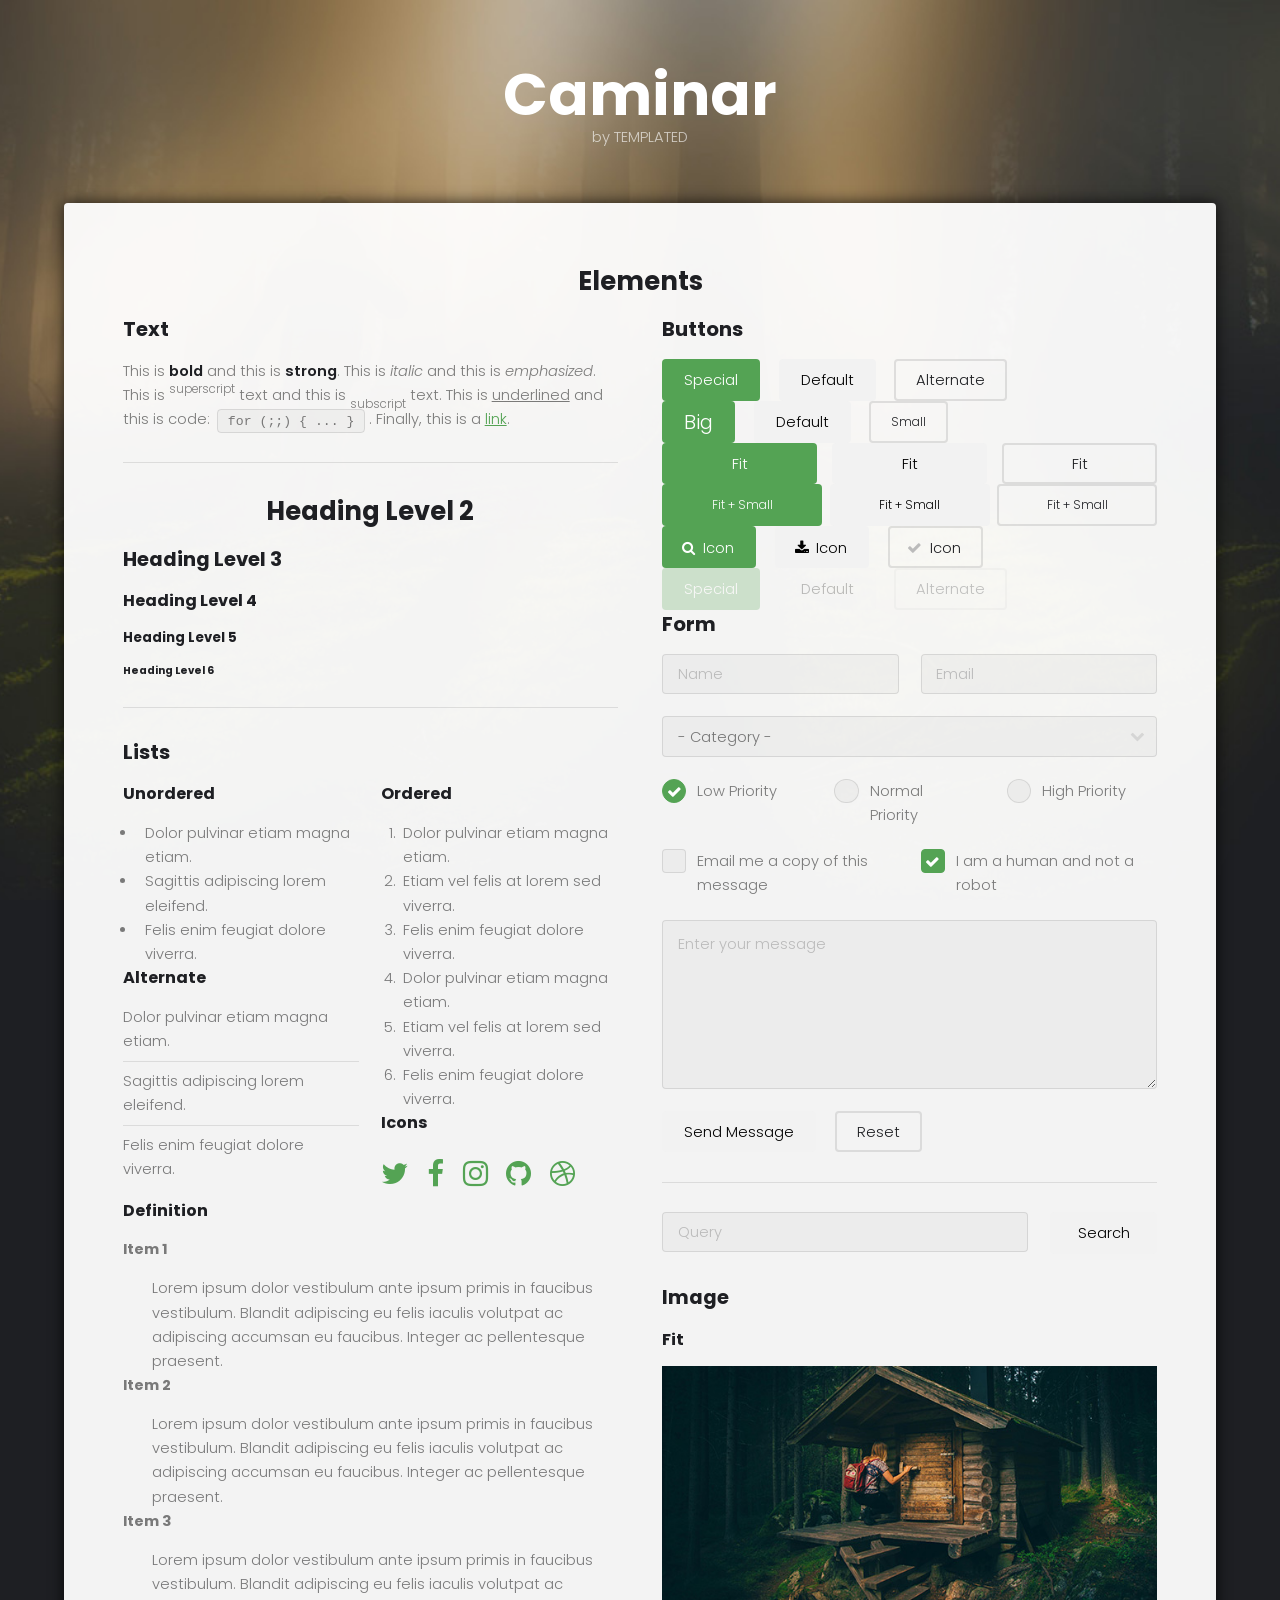
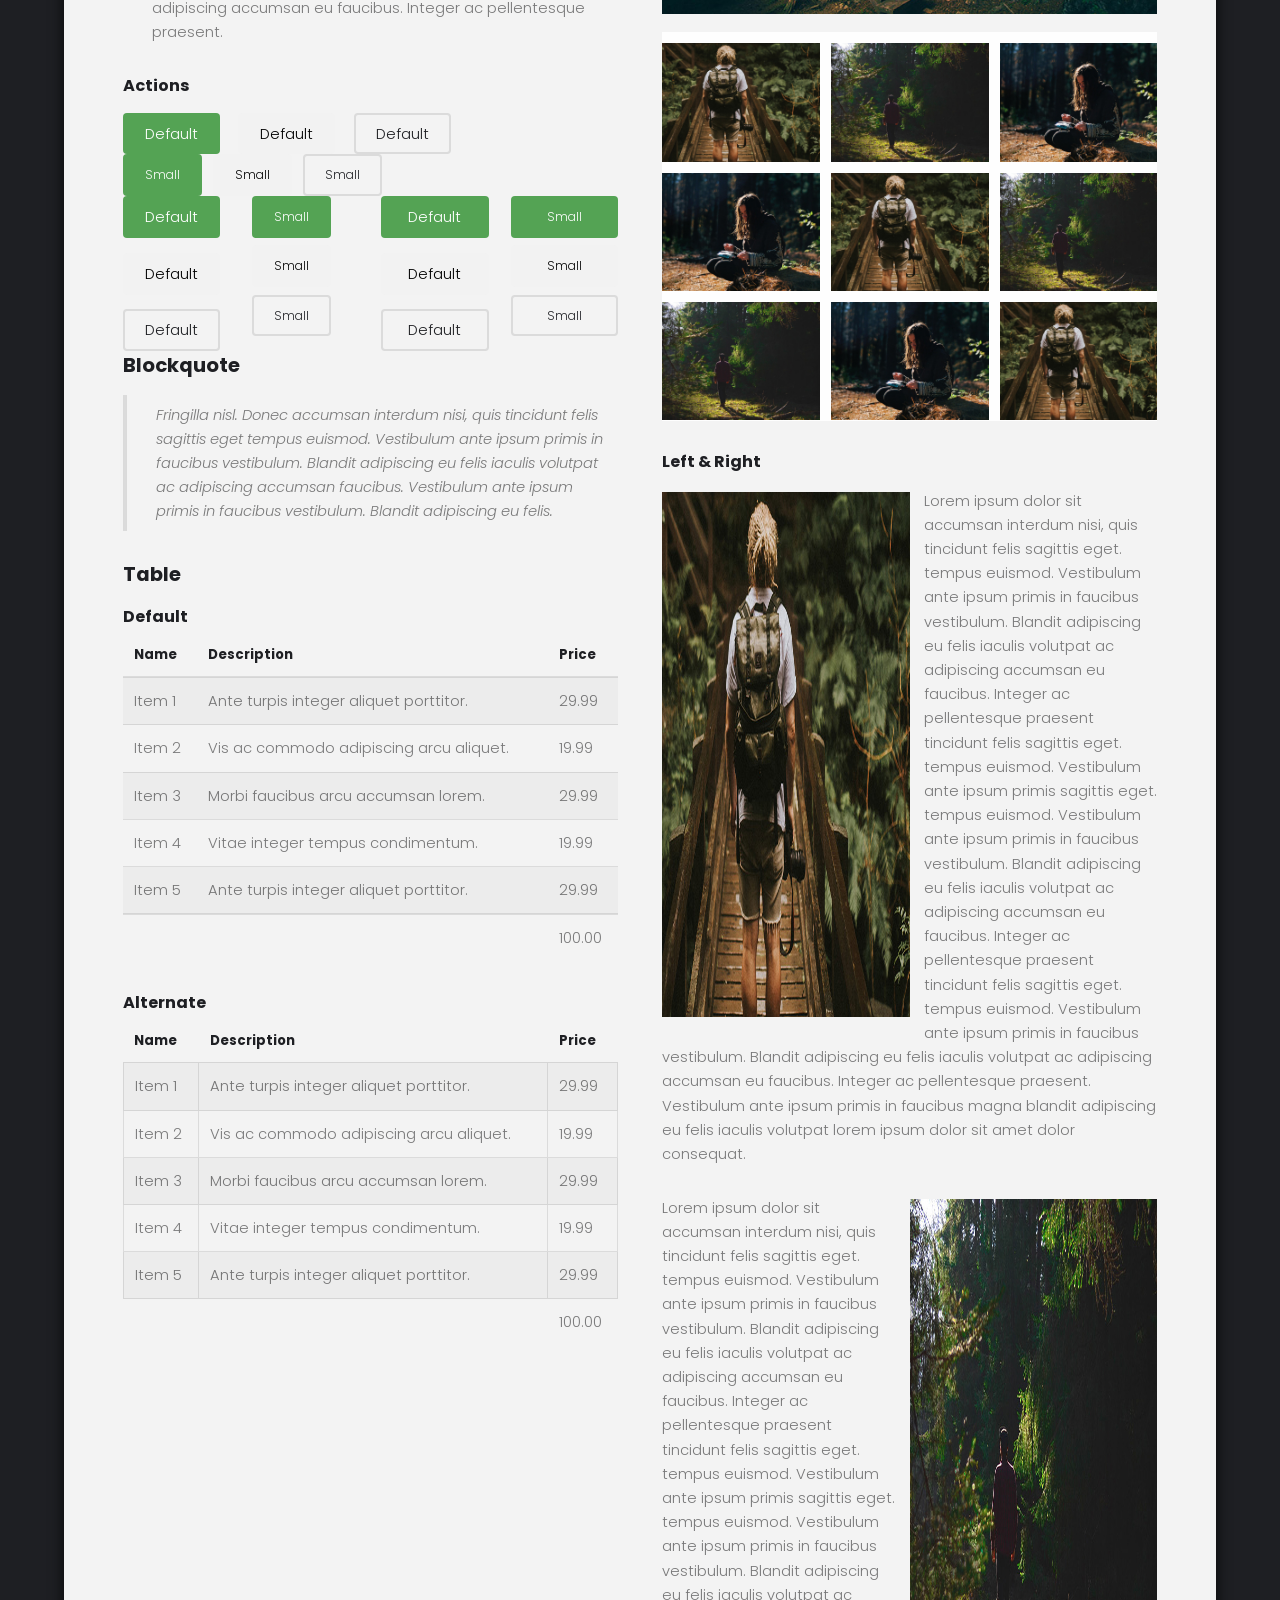
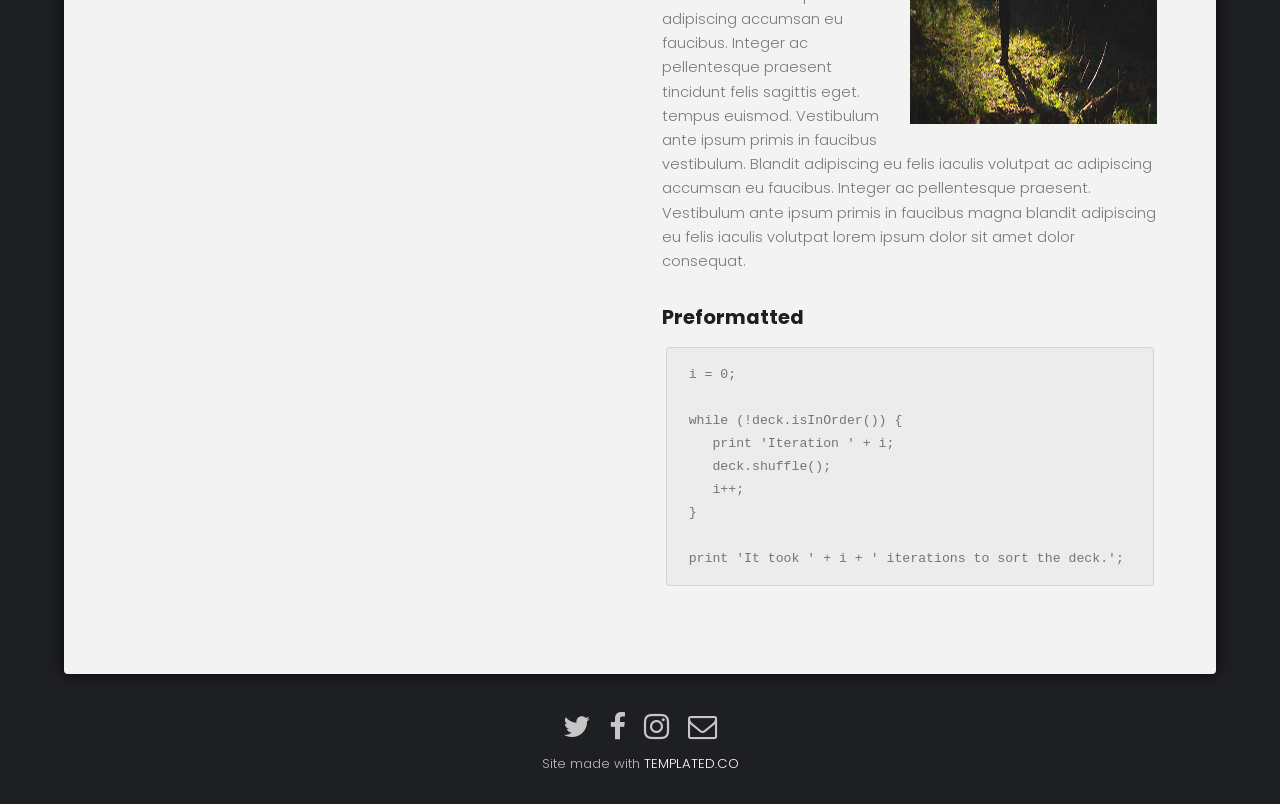
<file: elements.html>
<!DOCTYPE HTML>
<!--
	Caminar by TEMPLATED
	templated.co @templatedco
	Released for free under the Creative Commons Attribution 3.0 license (templated.co/license)
--><html><head><title>Caminar by TEMPLATED</title><meta charset="utf-8"><meta name="robots" content="index, follow, max-image-preview:large, max-snippet:-1, max-video-preview:-1"><meta name="viewport" content="width=device-width, initial-scale=1"><link rel="stylesheet" href="assets/css/main.css"></head><body>

		<!-- Header -->
			<header id="header"><div class="logo"><a href="#">Caminar <span>by TEMPLATED</span></a></div>
			</header><!-- Main --><section id="main"><div class="inner">
					<div class="wrapper style1">
						<div class="content">

							<!-- Elements -->
								<h2 id="elements">Elements</h2>
								<div class="row 200%">
									<div class="6u 12u$(medium)">

										<!-- Text stuff -->
											<h3>Text</h3>
											<p>This is <b>bold</b> and this is <strong>strong</strong>. This is <i>italic</i> and this is <em>emphasized</em>.
											This is <sup>superscript</sup> text and this is <sub>subscript</sub> text.
											This is <u>underlined</u> and this is code: <code>for (;;) { ... }</code>.
											Finally, this is a <a href="#">link</a>.</p>
											<hr><h2>Heading Level 2</h2>
											<h3>Heading Level 3</h3>
											<h4>Heading Level 4</h4>
											<h5>Heading Level 5</h5>
											<h6>Heading Level 6</h6>
											<hr><!-- Lists --><h3>Lists</h3>
											<div class="row">
												<div class="6u 12u$(small)">

													<h4>Unordered</h4>
													<ul><li>Dolor pulvinar etiam magna etiam.</li>
														<li>Sagittis adipiscing lorem eleifend.</li>
														<li>Felis enim feugiat dolore viverra.</li>
													</ul><h4>Alternate</h4>
													<ul class="alt"><li>Dolor pulvinar etiam magna etiam.</li>
														<li>Sagittis adipiscing lorem eleifend.</li>
														<li>Felis enim feugiat dolore viverra.</li>
													</ul></div>
												<div class="6u$ 12u$(small)">

													<h4>Ordered</h4>
													<ol><li>Dolor pulvinar etiam magna etiam.</li>
														<li>Etiam vel felis at lorem sed viverra.</li>
														<li>Felis enim feugiat dolore viverra.</li>
														<li>Dolor pulvinar etiam magna etiam.</li>
														<li>Etiam vel felis at lorem sed viverra.</li>
														<li>Felis enim feugiat dolore viverra.</li>
													</ol><h4>Icons</h4>
													<ul class="icons"><li><a href="#" class="icon fa-twitter"><span class="label">Twitter</span></a></li>
														<li><a href="#" class="icon fa-facebook"><span class="label">Facebook</span></a></li>
														<li><a href="#" class="icon fa-instagram"><span class="label">Instagram</span></a></li>
														<li><a href="#" class="icon fa-github"><span class="label">Github</span></a></li>
														<li><a href="#" class="icon fa-dribbble"><span class="label">Dribbble</span></a></li>
													</ul></div>
											</div>
											<h4>Definition</h4>
											<dl><dt>Item 1</dt>
												<dd>
													<p>Lorem ipsum dolor vestibulum ante ipsum primis in faucibus vestibulum. Blandit adipiscing eu felis iaculis volutpat ac adipiscing accumsan eu faucibus. Integer ac pellentesque praesent.</p>
												</dd>
												<dt>Item 2</dt>
												<dd>
													<p>Lorem ipsum dolor vestibulum ante ipsum primis in faucibus vestibulum. Blandit adipiscing eu felis iaculis volutpat ac adipiscing accumsan eu faucibus. Integer ac pellentesque praesent.</p>
												</dd>
												<dt>Item 3</dt>
												<dd>
													<p>Lorem ipsum dolor vestibulum ante ipsum primis in faucibus vestibulum. Blandit adipiscing eu felis iaculis volutpat ac adipiscing accumsan eu faucibus. Integer ac pellentesque praesent.</p>
												</dd>
											</dl><h4>Actions</h4>
											<ul class="actions"><li><a href="#" class="button special">Default</a></li>
												<li><a href="#" class="button">Default</a></li>
												<li><a href="#" class="button alt">Default</a></li>
											</ul><ul class="actions small"><li><a href="#" class="button special small">Small</a></li>
												<li><a href="#" class="button small">Small</a></li>
												<li><a href="#" class="button alt small">Small</a></li>
											</ul><div class="row">
												<div class="3u 12u$(small)">
													<ul class="actions vertical"><li><a href="#" class="button special">Default</a></li>
														<li><a href="#" class="button">Default</a></li>
														<li><a href="#" class="button alt">Default</a></li>
													</ul></div>
												<div class="3u 12u$(small)">
													<ul class="actions vertical small"><li><a href="#" class="button special small">Small</a></li>
														<li><a href="#" class="button small">Small</a></li>
														<li><a href="#" class="button alt small">Small</a></li>
													</ul></div>
												<div class="3u 12u$(small)">
													<ul class="actions vertical"><li><a href="#" class="button special fit">Default</a></li>
														<li><a href="#" class="button fit">Default</a></li>
														<li><a href="#" class="button alt fit">Default</a></li>
													</ul></div>
												<div class="3u$ 12u$(small)">
													<ul class="actions vertical small"><li><a href="#" class="button special small fit">Small</a></li>
														<li><a href="#" class="button small fit">Small</a></li>
														<li><a href="#" class="button alt small fit">Small</a></li>
													</ul></div>
											</div>

										<!-- Blockquote -->
											<h3>Blockquote</h3>
											<blockquote>Fringilla nisl. Donec accumsan interdum nisi, quis tincidunt felis sagittis eget tempus euismod. Vestibulum ante ipsum primis in faucibus vestibulum. Blandit adipiscing eu felis iaculis volutpat ac adipiscing accumsan faucibus. Vestibulum ante ipsum primis in faucibus vestibulum. Blandit adipiscing eu felis.</blockquote>

										<!-- Table -->
											<h3>Table</h3>

											<h4>Default</h4>
											<div class="table-wrapper">
												<table><thead><tr><th>Name</th>
															<th>Description</th>
															<th>Price</th>
														</tr></thead><tbody><tr><td>Item 1</td>
															<td>Ante turpis integer aliquet porttitor.</td>
															<td>29.99</td>
														</tr><tr><td>Item 2</td>
															<td>Vis ac commodo adipiscing arcu aliquet.</td>
															<td>19.99</td>
														</tr><tr><td>Item 3</td>
															<td> Morbi faucibus arcu accumsan lorem.</td>
															<td>29.99</td>
														</tr><tr><td>Item 4</td>
															<td>Vitae integer tempus condimentum.</td>
															<td>19.99</td>
														</tr><tr><td>Item 5</td>
															<td>Ante turpis integer aliquet porttitor.</td>
															<td>29.99</td>
														</tr></tbody><tfoot><tr><td colspan="2"></td>
															<td>100.00</td>
														</tr></tfoot></table></div>

											<h4>Alternate</h4>
											<div class="table-wrapper">
												<table class="alt"><thead><tr><th>Name</th>
															<th>Description</th>
															<th>Price</th>
														</tr></thead><tbody><tr><td>Item 1</td>
															<td>Ante turpis integer aliquet porttitor.</td>
															<td>29.99</td>
														</tr><tr><td>Item 2</td>
															<td>Vis ac commodo adipiscing arcu aliquet.</td>
															<td>19.99</td>
														</tr><tr><td>Item 3</td>
															<td> Morbi faucibus arcu accumsan lorem.</td>
															<td>29.99</td>
														</tr><tr><td>Item 4</td>
															<td>Vitae integer tempus condimentum.</td>
															<td>19.99</td>
														</tr><tr><td>Item 5</td>
															<td>Ante turpis integer aliquet porttitor.</td>
															<td>29.99</td>
														</tr></tbody><tfoot><tr><td colspan="2"></td>
															<td>100.00</td>
														</tr></tfoot></table></div>

									</div>
									<div class="6u$ 12u$(medium)">

										<!-- Buttons -->
											<h3>Buttons</h3>
											<ul class="actions"><li><a href="#" class="button special">Special</a></li>
												<li><a href="#" class="button">Default</a></li>
												<li><a href="#" class="button alt">Alternate</a></li>
											</ul><ul class="actions"><li><a href="#" class="button special big">Big</a></li>
												<li><a href="#" class="button">Default</a></li>
												<li><a href="#" class="button alt small">Small</a></li>
											</ul><ul class="actions fit"><li><a href="#" class="button special fit">Fit</a></li>
												<li><a href="#" class="button fit">Fit</a></li>
												<li><a href="#" class="button alt fit">Fit</a></li>
											</ul><ul class="actions fit small"><li><a href="#" class="button special fit small">Fit + Small</a></li>
												<li><a href="#" class="button fit small">Fit + Small</a></li>
												<li><a href="#" class="button alt fit small">Fit + Small</a></li>
											</ul><ul class="actions"><li><a href="#" class="button special icon fa-search">Icon</a></li>
												<li><a href="#" class="button icon fa-download">Icon</a></li>
												<li><a href="#" class="button alt icon fa-check">Icon</a></li>
											</ul><ul class="actions"><li><span class="button special disabled">Special</span></li>
												<li><span class="button disabled">Default</span></li>
												<li><span class="button alt disabled">Alternate</span></li>
											</ul><!-- Form --><h3>Form</h3>

											<form method="post" action="#">
												<div class="row uniform">
													<div class="6u 12u$(xsmall)">
														<input type="text" name="name" id="name" value="" placeholder="Name"></div>
													<div class="6u$ 12u$(xsmall)">
														<input type="email" name="email" id="email" value="" placeholder="Email"></div>
													<!-- Break -->
													<div class="12u$">
														<div class="select-wrapper">
															<select name="category" id="category"><option value="">- Category -</option><option value="1">Manufacturing</option><option value="1">Shipping</option><option value="1">Administration</option><option value="1">Human Resources</option></select></div>
													</div>
													<!-- Break -->
													<div class="4u 12u$(small)">
														<input type="radio" id="priority-low" name="priority" checked><label for="priority-low">Low Priority</label>
													</div>
													<div class="4u 12u$(small)">
														<input type="radio" id="priority-normal" name="priority"><label for="priority-normal">Normal Priority</label>
													</div>
													<div class="4u$ 12u$(small)">
														<input type="radio" id="priority-high" name="priority"><label for="priority-high">High Priority</label>
													</div>
													<!-- Break -->
													<div class="6u 12u$(small)">
														<input type="checkbox" id="copy" name="copy"><label for="copy">Email me a copy of this message</label>
													</div>
													<div class="6u$ 12u$(small)">
														<input type="checkbox" id="human" name="human" checked><label for="human">I am a human and not a robot</label>
													</div>
													<!-- Break -->
													<div class="12u$">
														<textarea name="message" id="message" placeholder="Enter your message" rows="6"></textarea></div>
													<!-- Break -->
													<div class="12u$">
														<ul class="actions"><li><input type="submit" value="Send Message"></li>
															<li><input type="reset" value="Reset" class="alt"></li>
														</ul></div>
												</div>
											</form>

											<hr><form method="post" action="#">
												<div class="row uniform">
													<div class="9u 12u$(small)">
														<input type="text" name="query" id="query" value="" placeholder="Query"></div>
													<div class="3u$ 12u$(small)">
														<input type="submit" value="Search" class="fit"></div>
												</div>
											</form>

										<!-- Image -->
											<h3>Image</h3>

											<h4>Fit</h4>
											<span class="image fit"><img src="images/pic01.jpg" alt="" width="600" height="300"></span>
											<div class="box alt">
												<div class="row 50% uniform">
													<div class="4u"><span class="image fit"><img src="images/pic06.jpg" alt="" width="700" height="525"></span></div>
													<div class="4u"><span class="image fit"><img src="images/pic07.jpg" alt="" width="700" height="525"></span></div>
													<div class="4u$"><span class="image fit"><img src="images/pic08.jpg" alt="" width="700" height="525"></span></div>
													<!-- Break -->
													<div class="4u"><span class="image fit"><img src="images/pic08.jpg" alt="" width="700" height="525"></span></div>
													<div class="4u"><span class="image fit"><img src="images/pic06.jpg" alt="" width="700" height="525"></span></div>
													<div class="4u$"><span class="image fit"><img src="images/pic07.jpg" alt="" width="700" height="525"></span></div>
													<!-- Break -->
													<div class="4u"><span class="image fit"><img src="images/pic07.jpg" alt="" width="700" height="525"></span></div>
													<div class="4u"><span class="image fit"><img src="images/pic08.jpg" alt="" width="700" height="525"></span></div>
													<div class="4u$"><span class="image fit"><img src="images/pic06.jpg" alt="" width="700" height="525"></span></div>
												</div>
											</div>

											<h4>Left &amp; Right</h4>
											<p><span class="image left"><img src="images/pic06.jpg" alt="" width="700" height="525"></span>Lorem ipsum dolor sit accumsan interdum nisi, quis tincidunt felis sagittis eget. tempus euismod. Vestibulum ante ipsum primis in faucibus vestibulum. Blandit adipiscing eu felis iaculis volutpat ac adipiscing accumsan eu faucibus. Integer ac pellentesque praesent tincidunt felis sagittis eget. tempus euismod. Vestibulum ante ipsum primis sagittis eget. tempus euismod. Vestibulum ante ipsum primis in faucibus vestibulum. Blandit adipiscing eu felis iaculis volutpat ac adipiscing accumsan eu faucibus. Integer ac pellentesque praesent tincidunt felis sagittis eget. tempus euismod. Vestibulum ante ipsum primis in faucibus vestibulum. Blandit adipiscing eu felis iaculis volutpat ac adipiscing accumsan eu faucibus. Integer ac pellentesque praesent. Vestibulum ante ipsum primis in faucibus magna blandit adipiscing eu felis iaculis volutpat lorem ipsum dolor sit amet dolor consequat.</p>
											<p><span class="image right"><img src="images/pic07.jpg" alt="" width="700" height="525"></span>Lorem ipsum dolor sit accumsan interdum nisi, quis tincidunt felis sagittis eget. tempus euismod. Vestibulum ante ipsum primis in faucibus vestibulum. Blandit adipiscing eu felis iaculis volutpat ac adipiscing accumsan eu faucibus. Integer ac pellentesque praesent tincidunt felis sagittis eget. tempus euismod. Vestibulum ante ipsum primis sagittis eget. tempus euismod. Vestibulum ante ipsum primis in faucibus vestibulum. Blandit adipiscing eu felis iaculis volutpat ac adipiscing accumsan eu faucibus. Integer ac pellentesque praesent tincidunt felis sagittis eget. tempus euismod. Vestibulum ante ipsum primis in faucibus vestibulum. Blandit adipiscing eu felis iaculis volutpat ac adipiscing accumsan eu faucibus. Integer ac pellentesque praesent. Vestibulum ante ipsum primis in faucibus magna blandit adipiscing eu felis iaculis volutpat lorem ipsum dolor sit amet dolor consequat.</p>

										<!-- Preformatted Code -->
											<h3>Preformatted</h3>
											<pre><code>i = 0;

while (!deck.isInOrder()) {
   print 'Iteration ' + i;
   deck.shuffle();
   i++;
}

print 'It took ' + i + ' iterations to sort the deck.';
</code></pre>

									</div>
								</div>
							</div>

						</div>
					</div>
			</section><!-- Footer --><footer id="footer"><div class="container">
					<ul class="icons"><li><a href="#" class="icon fa-twitter"><span class="label">Twitter</span></a></li>
						<li><a href="#" class="icon fa-facebook"><span class="label">Facebook</span></a></li>
						<li><a href="#" class="icon fa-instagram"><span class="label">Instagram</span></a></li>
						<li><a href="#" class="icon fa-envelope-o"><span class="label">Email</span></a></li>
					</ul></div>
			</footer><div class="copyright">
			Site made with <a href="https://templated.co/">TEMPLATED.CO</a>
		</div>

		<!-- Scripts -->
			<script src="assets/js/jquery.min.js"></script><script src="assets/js/jquery.poptrox.min.js"></script><script src="assets/js/skel.min.js"></script><script src="assets/js/util.js"></script><script src="assets/js/main.js"></script></body></html>
</file>
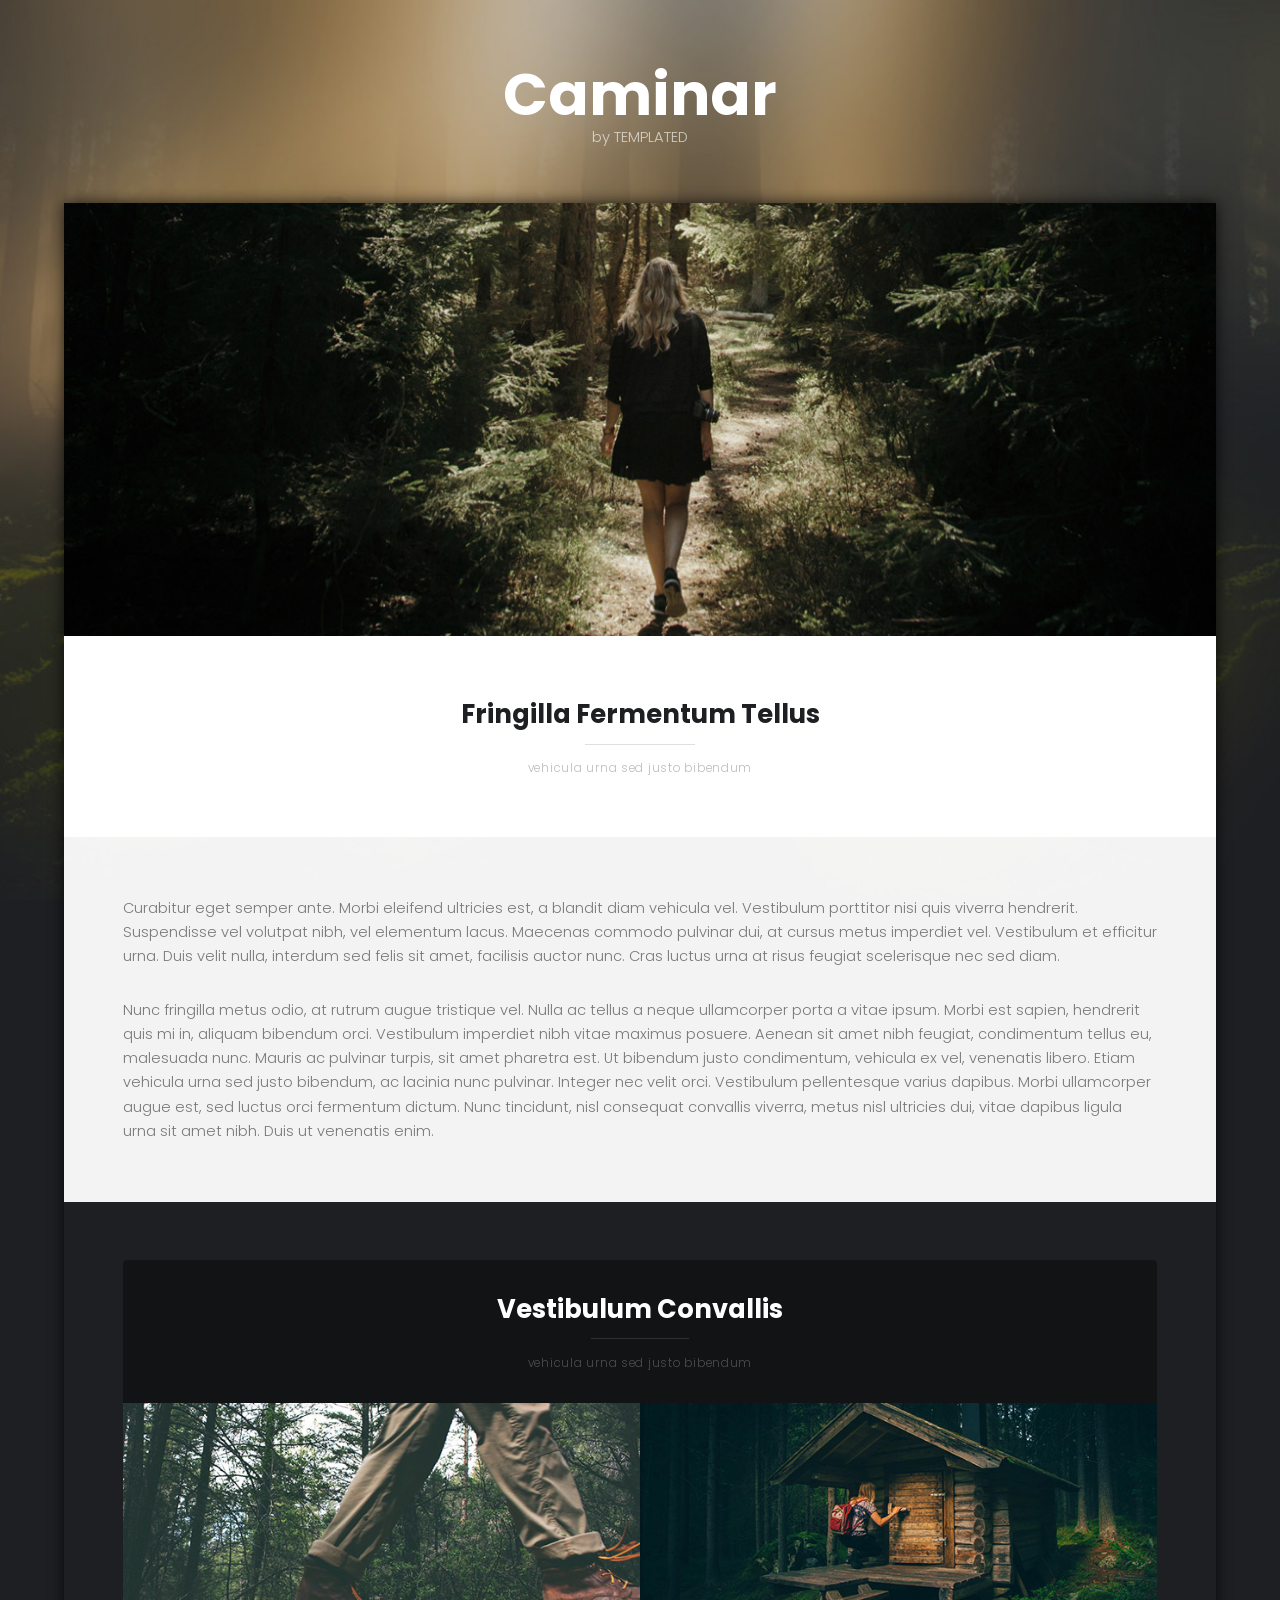
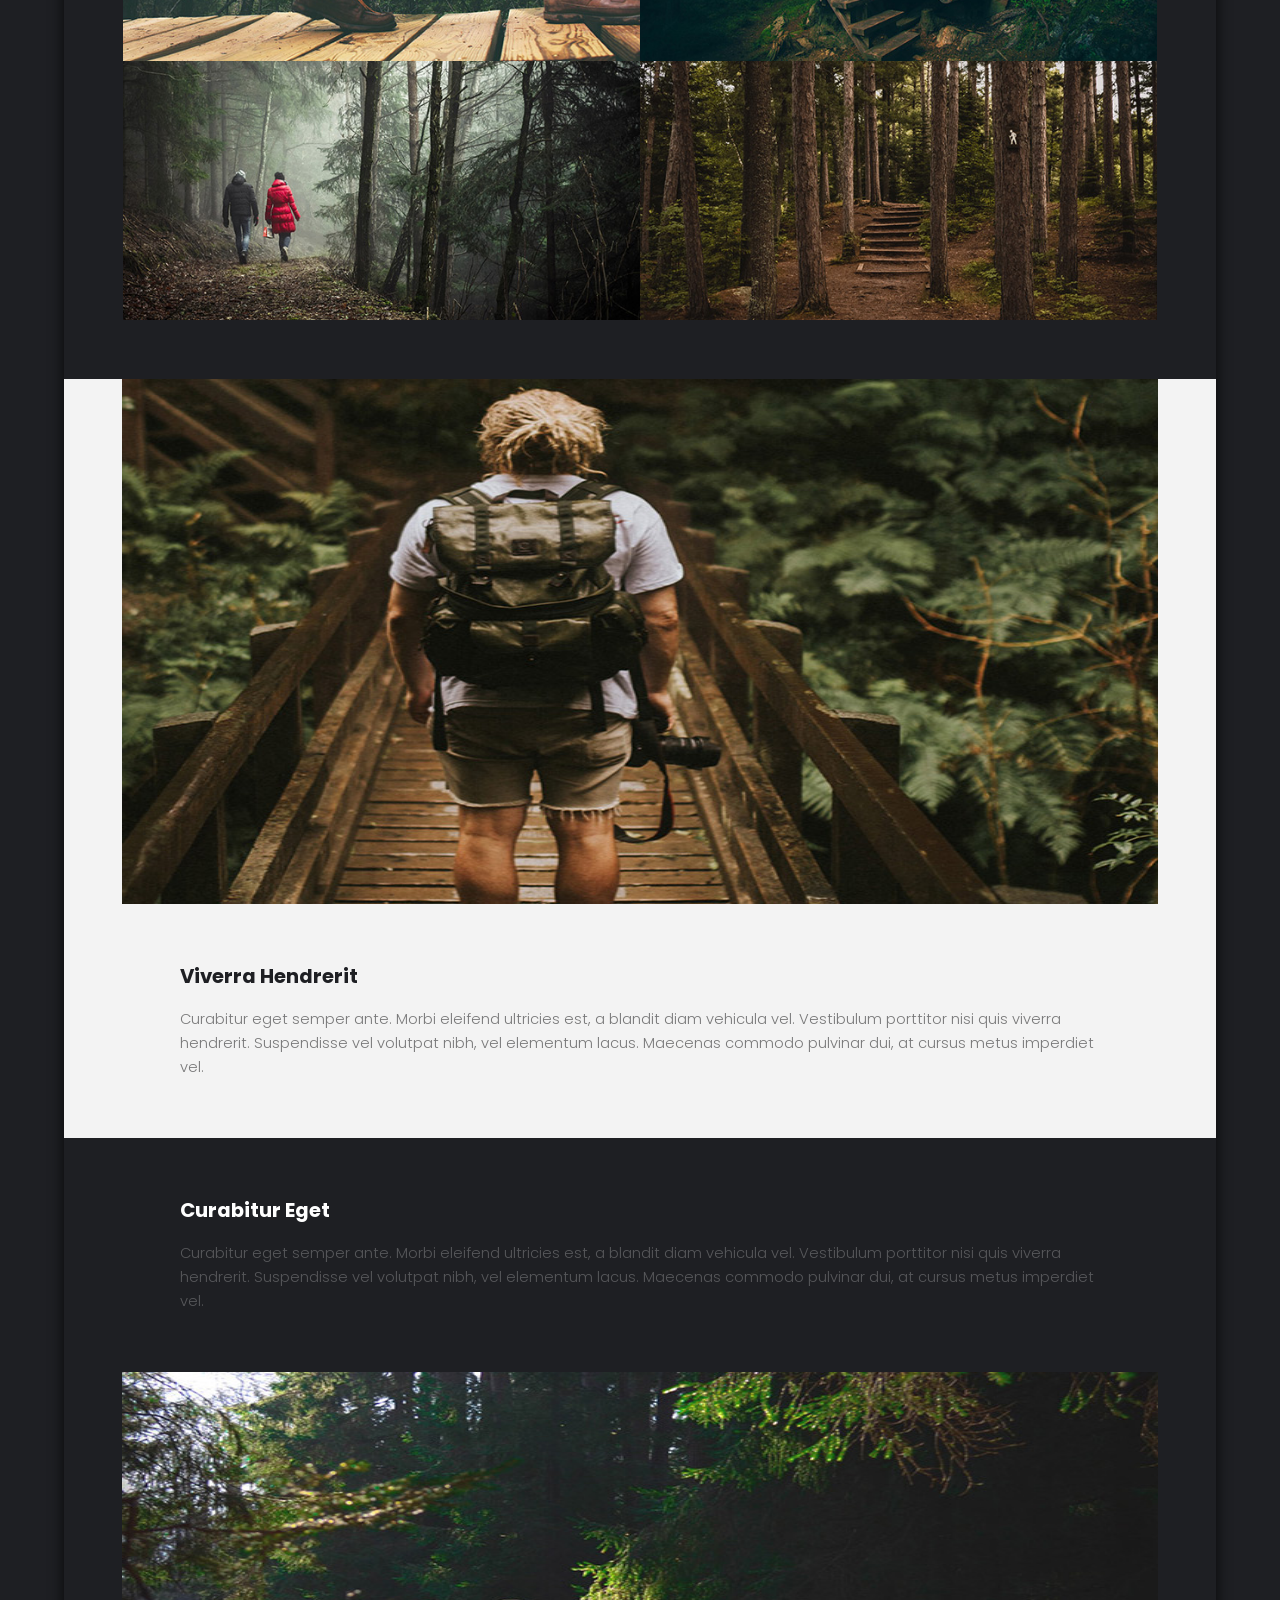
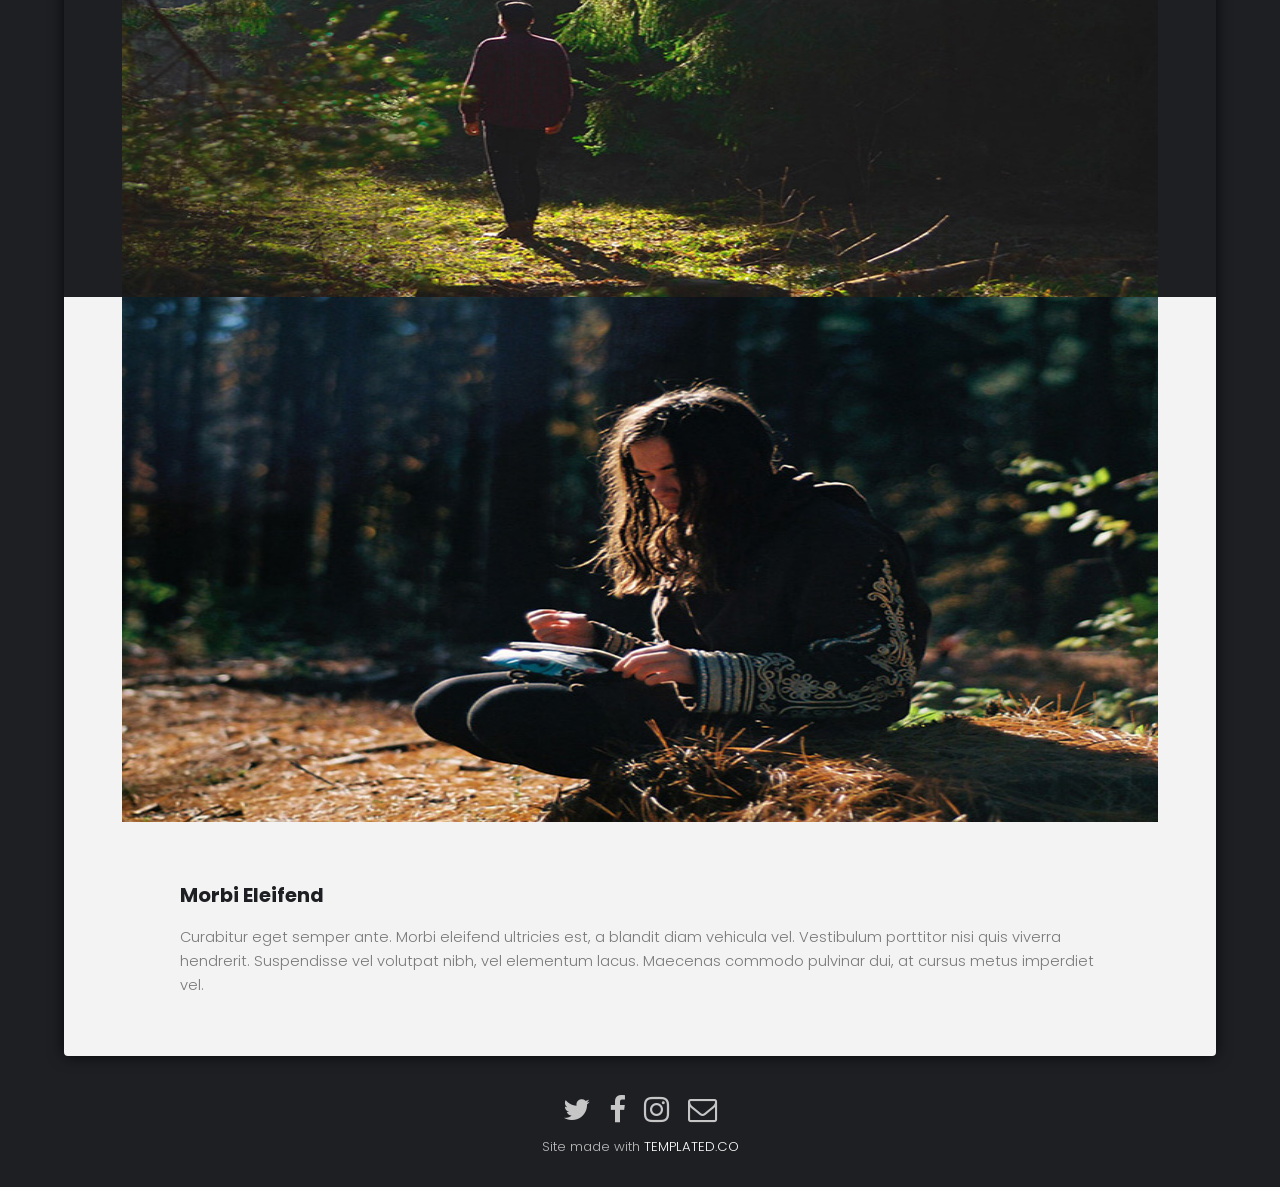
<file: index_backup.html>
<!DOCTYPE HTML>
<!--
	Caminar by TEMPLATED
	templated.co @templatedco
	Released for free under the Creative Commons Attribution 3.0 license (templated.co/license)
--><html><head><title>Caminar by TEMPLATED</title><meta charset="utf-8"><meta name="robots" content="index, follow, max-image-preview:large, max-snippet:-1, max-video-preview:-1"><meta name="viewport" content="width=device-width, initial-scale=1"><link rel="stylesheet" href="assets/css/main.css"></head><body>

		<!-- Header -->
			<header id="header"><div class="logo"><a href="#">Caminar <span>by TEMPLATED</span></a></div>
			</header><!-- Main --><section id="main"><div class="inner">

				<!-- One -->
					<section id="one" class="wrapper style1"><div class="image fit flush">
							<img src="images/pic02.jpg" alt="" width="1177" height="443"></div>
						<header class="special"><h2>Fringilla Fermentum Tellus</h2>
							<p>vehicula urna sed justo bibendum</p>
						</header><div class="content">
							<p>Curabitur eget semper ante. Morbi eleifend ultricies est, a blandit diam vehicula vel. Vestibulum porttitor nisi quis viverra hendrerit. Suspendisse vel volutpat nibh, vel elementum lacus. Maecenas commodo pulvinar dui, at cursus metus imperdiet vel. Vestibulum et efficitur urna. Duis velit nulla, interdum sed felis sit amet, facilisis auctor nunc. Cras luctus urna at risus feugiat scelerisque nec sed diam. </p>
							<p>Nunc fringilla metus odio, at rutrum augue tristique vel. Nulla ac tellus a neque ullamcorper porta a vitae ipsum. Morbi est sapien, hendrerit quis mi in, aliquam bibendum orci. Vestibulum imperdiet nibh vitae maximus posuere. Aenean sit amet nibh feugiat, condimentum tellus eu, malesuada nunc. Mauris ac pulvinar turpis, sit amet pharetra est. Ut bibendum justo condimentum, vehicula ex vel, venenatis libero. Etiam vehicula urna sed justo bibendum, ac lacinia nunc pulvinar. Integer nec velit orci. Vestibulum pellentesque varius dapibus. Morbi ullamcorper augue est, sed luctus orci fermentum dictum. Nunc tincidunt, nisl consequat convallis viverra, metus nisl ultricies dui, vitae dapibus ligula urna sit amet nibh. Duis ut venenatis enim.</p>
						</div>
					</section><!-- Two --><section id="two" class="wrapper style2"><header><h2>Vestibulum Convallis</h2>
							<p>vehicula urna sed justo bibendum</p>
						</header><div class="content">
							<div class="gallery">
								<div>
									<div class="image fit flush">
										<a href="images/pic03.jpg"><img src="images/pic03.jpg" alt="" width="600" height="300"></a>
									</div>
								</div>
								<div>
									<div class="image fit flush">
										<a href="images/pic01.jpg"><img src="images/pic01.jpg" alt="" width="600" height="300"></a>
									</div>
								</div>
								<div>
									<div class="image fit flush">
										<a href="images/pic04.jpg"><img src="images/pic04.jpg" alt="" width="600" height="300"></a>
									</div>
								</div>
								<div>
									<div class="image fit flush">
										<a href="images/pic05.jpg"><img src="images/pic05.jpg" alt="" width="600" height="300"></a>
									</div>
								</div>
							</div>
						</div>
					</section><!-- Three --><section id="three" class="wrapper"><div class="spotlight">
							<div class="image flush"><img src="images/pic06.jpg" alt="" width="700" height="525"></div>
							<div class="inner">
								<h3>Viverra Hendrerit</h3>
								<p>Curabitur eget semper ante. Morbi eleifend ultricies est, a blandit diam vehicula vel. Vestibulum porttitor nisi quis viverra hendrerit. Suspendisse vel volutpat nibh, vel elementum lacus. Maecenas commodo pulvinar dui, at cursus metus imperdiet vel.</p>
							</div>
						</div>
						<div class="spotlight alt">
							<div class="image flush"><img src="images/pic07.jpg" alt="" width="700" height="525"></div>
							<div class="inner">
								<h3>Curabitur Eget</h3>
								<p>Curabitur eget semper ante. Morbi eleifend ultricies est, a blandit diam vehicula vel. Vestibulum porttitor nisi quis viverra hendrerit. Suspendisse vel volutpat nibh, vel elementum lacus. Maecenas commodo pulvinar dui, at cursus metus imperdiet vel.</p>
							</div>
						</div>
						<div class="spotlight">
							<div class="image flush"><img src="images/pic08.jpg" alt="" width="700" height="525"></div>
							<div class="inner">
								<h3>Morbi Eleifend</h3>
								<p>Curabitur eget semper ante. Morbi eleifend ultricies est, a blandit diam vehicula vel. Vestibulum porttitor nisi quis viverra hendrerit. Suspendisse vel volutpat nibh, vel elementum lacus. Maecenas commodo pulvinar dui, at cursus metus imperdiet vel.</p>
							</div>
						</div>
					</section></div>
			</section><!-- Footer --><footer id="footer"><div class="container">
					<ul class="icons"><li><a href="#" class="icon fa-twitter"><span class="label">Twitter</span></a></li>
						<li><a href="#" class="icon fa-facebook"><span class="label">Facebook</span></a></li>
						<li><a href="#" class="icon fa-instagram"><span class="label">Instagram</span></a></li>
						<li><a href="#" class="icon fa-envelope-o"><span class="label">Email</span></a></li>
					</ul></div>
			</footer><div class="copyright">
			Site made with <a href="https://templated.co/">TEMPLATED.CO</a>
		</div>

		<!-- Scripts -->
			<script src="assets/js/jquery.min.js"></script><script src="assets/js/jquery.poptrox.min.js"></script><script src="assets/js/skel.min.js"></script><script src="assets/js/util.js"></script><script src="assets/js/main.js"></script></body></html>
</file>
<file: assets/css/main.css>
@import url(font-awesome.min.css);
@import url("https://fonts.googleapis.com/css?family=Poppins:300,400,500,600,700");

/*
	Caminar by TEMPLATED
	templated.co @templatedco
	Released for free under the Creative Commons Attribution 3.0 license (templated.co/license)
*/

/* Reset */

	html, body, div, span, applet, object, iframe, h1, h2, h3, h4, h5, h6, p, blockquote, pre, a, abbr, acronym, address, big, cite, code, del, dfn, em, img, ins, kbd, q, s, samp, small, strike, strong, sub, sup, tt, var, b, u, i, center, dl, dt, dd, ol, ul, li, fieldset, form, label, legend, table, caption, tbody, tfoot, thead, tr, th, td, article, aside, canvas, details, embed, figure, figcaption, footer, header, hgroup, menu, nav, output, ruby, section, summary, time, mark, audio, video {
		margin: 0;
		padding: 0;
		border: 0;
		font-size: 100%;
		font: inherit;
		vertical-align: baseline;
	}
.image.fit img {
	width: 100%;
	height: auto;
}
	article, aside, details, figcaption, figure, footer, header, hgroup, menu, nav, section {
		display: block;
	}

	body {
		line-height: 1;
	}

	ol, ul {
		list-style: none;
	}

	blockquote, q {
		quotes: none;
	}

	blockquote:before, blockquote:after, q:before, q:after {
		content: '';
		content: none;
	}

	table {
		border-collapse: collapse;
		border-spacing: 0;
	}

	body {
		-webkit-text-size-adjust: none;
	}

/* Box Model */

	*, *:before, *:after {
		-moz-box-sizing: border-box;
		-webkit-box-sizing: border-box;
		box-sizing: border-box;
	}

/* Containers */

	.container {
		margin-left: auto;
		margin-right: auto;
	}

	.container.\31 25\25 {
		width: 100%;
		max-width: 100rem;
		min-width: 80rem;
	}

	.container.\37 5\25 {
		width: 60rem;
	}

	.container.\35 0\25 {
		width: 40rem;
	}

	.container.\32 5\25 {
		width: 20rem;
	}

	.container {
		width: 80rem;
	}

	@media screen and (max-width: 1680px) {

		.container.\31 25\25 {
			width: 100%;
			max-width: 100rem;
			min-width: 80rem;
		}

		.container.\37 5\25 {
			width: 60rem;
		}

		.container.\35 0\25 {
			width: 40rem;
		}

		.container.\32 5\25 {
			width: 20rem;
		}

		.container {
			width: 80rem;
		}

	}

	@media screen and (max-width: 1280px) {

		.container.\31 25\25 {
			width: 100%;
			max-width: 81.25rem;
			min-width: 65rem;
		}

		.container.\37 5\25 {
			width: 48.75rem;
		}

		.container.\35 0\25 {
			width: 32.5rem;
		}

		.container.\32 5\25 {
			width: 16.25rem;
		}

		.container {
			width: 65rem;
		}

	}

	@media screen and (max-width: 980px) {

		.container.\31 25\25 {
			width: 100%;
			max-width: 112.5%;
			min-width: 90%;
		}

		.container.\37 5\25 {
			width: 67.5%;
		}

		.container.\35 0\25 {
			width: 45%;
		}

		.container.\32 5\25 {
			width: 22.5%;
		}

		.container {
			width: 90%;
		}

	}

	@media screen and (max-width: 736px) {

		.container.\31 25\25 {
			width: 100%;
			max-width: 112.5%;
			min-width: 90%;
		}

		.container.\37 5\25 {
			width: 67.5%;
		}

		.container.\35 0\25 {
			width: 45%;
		}
		}

		.container.\32 5\25 {
			width: 22.5%;
		}

		.container {
			width: 90% !important;
		}

	/* } */

	@media screen and (max-width: 480px) {

		.container.\31 25\25 {
			width: 100%;
			max-width: 112.5%;
			min-width: 90%;
		}

		.container.\37 5\25 {
			width: 67.5%;
		}

		.container.\35 0\25 {
			width: 45%;
		}

		.container.\32 5\25 {
			width: 22.5%;
		}

		.container {
			width: 90% !important;
		}

	}

/* Grid */

	.row {
		border-bottom: solid 1px transparent;
		-moz-box-sizing: border-box;
		-webkit-box-sizing: border-box;
		box-sizing: border-box;
	}

	.row > * {
		float: left;
		-moz-box-sizing: border-box;
		-webkit-box-sizing: border-box;
		box-sizing: border-box;
	}

	.row:after, .row:before {
		content: '';
		display: block;
		clear: both;
		height: 0;
	}

	.row.uniform > * > :first-child {
		margin-top: 0;
	}

	.row.uniform > * > :last-child {
		margin-bottom: 0;
	}

	.row.\30 \25 > * {
		padding: 0 0 0 0rem;
	}

	.row.\30 \25 {
		margin: 0 0 -1px 0rem;
	}

	.row.uniform.\30 \25 > * {
		padding: 0rem 0 0 0rem;
	}

	.row.uniform.\30 \25 {
		margin: 0rem 0 -1px 0rem;
	}

	.row > * {
		padding: 0 0 0 2rem;
	}

	.row {
		margin: 0 0 -1px -2rem;
	}

	.row.uniform > * {
		padding: 2rem 0 0 2rem;
	}

	.row.uniform {
		margin: -2rem 0 -1px -2rem;
	}

	.row.\32 00\25 > * {
		padding: 0 0 0 4rem;
	}

	.row.\32 00\25 {
		margin: 0 0 -1px -4rem;
	}

	.row.uniform.\32 00\25 > * {
		padding: 4rem 0 0 4rem;
	}

	.row.uniform.\32 00\25 {
		margin: -4rem 0 -1px -4rem;
	}

	.row.\31 50\25 > * {
		padding: 0 0 0 3rem;
	}

	.row.\31 50\25 {
		margin: 0 0 -1px -3rem;
	}

	.row.uniform.\31 50\25 > * {
		padding: 3rem 0 0 3rem;
	}

	.row.uniform.\31 50\25 {
		margin: -3rem 0 -1px -3rem;
	}

	.row.\35 0\25 > * {
		padding: 0 0 0 1rem;
	}

	.row.\35 0\25 {
		margin: 0 0 -1px -1rem;
	}

	.row.uniform.\35 0\25 > * {
		padding: 1rem 0 0 1rem;
	}

	.row.uniform.\35 0\25 {
		margin: -1rem 0 -1px -1rem;
	}

	.row.\32 5\25 > * {
		padding: 0 0 0 0.5rem;
	}

	.row.\32 5\25 {
		margin: 0 0 -1px -0.5rem;
	}

	.row.uniform.\32 5\25 > * {
		padding: 0.5rem 0 0 0.5rem;
	}

	.row.uniform.\32 5\25 {
		margin: -0.5rem 0 -1px -0.5rem;
	}

	.\31 2u, .\31 2u\24 {
		width: 100%;
		clear: none;
		margin-left: 0;
	}

	.\31 1u, .\31 1u\24 {
		width: 91.6666666667%;
		clear: none;
		margin-left: 0;
	}

	.\31 0u, .\31 0u\24 {
		width: 83.3333333333%;
		clear: none;
		margin-left: 0;
	}

	.\39 u, .\39 u\24 {
		width: 75%;
		clear: none;
		margin-left: 0;
	}

	.\38 u, .\38 u\24 {
		width: 66.6666666667%;
		clear: none;
		margin-left: 0;
	}

	.\37 u, .\37 u\24 {
		width: 58.3333333333%;
		clear: none;
		margin-left: 0;
	}

	.\36 u, .\36 u\24 {
		width: 50%;
		clear: none;
		margin-left: 0;
	}

	.\35 u, .\35 u\24 {
		width: 41.6666666667%;
		clear: none;
		margin-left: 0;
	}

	.\34 u, .\34 u\24 {
		width: 33.3333333333%;
		clear: none;
		margin-left: 0;
	}

	.\33 u, .\33 u\24 {
		width: 25%;
		clear: none;
		margin-left: 0;
	}

	.\32 u, .\32 u\24 {
		width: 16.6666666667%;
		clear: none;
		margin-left: 0;
	}

	.\31 u, .\31 u\24 {
		width: 8.3333333333%;
		clear: none;
		margin-left: 0;
	}

	.\31 2u\24 + *,
	.\31 1u\24 + *,
	.\31 0u\24 + *,
	.\39 u\24 + *,
	.\38 u\24 + *,
	.\37 u\24 + *,
	.\36 u\24 + *,
	.\35 u\24 + *,
	.\34 u\24 + *,
	.\33 u\24 + *,
	.\32 u\24 + *,
	.\31 u\24 + * {
		clear: left;
	}

	.\-11u {
		margin-left: 91.66667%;
	}

	.\-10u {
		margin-left: 83.33333%;
	}

	.\-9u {
		margin-left: 75%;
	}

	.\-8u {
		margin-left: 66.66667%;
	}

	.\-7u {
		margin-left: 58.33333%;
	}

	.\-6u {
		margin-left: 50%;
	}

	.\-5u {
		margin-left: 41.66667%;
	}

	.\-4u {
		margin-left: 33.33333%;
	}

	.\-3u {
		margin-left: 25%;
	}

	.\-2u {
		margin-left: 16.66667%;
	}

	.\-1u {
		margin-left: 8.33333%;
	}

	@media screen and (max-width: 1680px) {

		.row > * {
			padding: 0 0 0 2rem;
		}

		.row {
			margin: 0 0 -1px -2rem;
		}

		.row.uniform > * {
			padding: 2rem 0 0 2rem;
		}

		.row.uniform {
			margin: -2rem 0 -1px -2rem;
		}

		.row.\32 00\25 > * {
			padding: 0 0 0 4rem;
		}

		.row.\32 00\25 {
			margin: 0 0 -1px -4rem;
		}

		.row.uniform.\32 00\25 > * {
			padding: 4rem 0 0 4rem;
		}

		.row.uniform.\32 00\25 {
			margin: -4rem 0 -1px -4rem;
		}

		.row.\31 50\25 > * {
			padding: 0 0 0 3rem;
		}

		.row.\31 50\25 {
			margin: 0 0 -1px -3rem;
		}

		.row.uniform.\31 50\25 > * {
			padding: 3rem 0 0 3rem;
		}

		.row.uniform.\31 50\25 {
			margin: -3rem 0 -1px -3rem;
		}

		.row.\35 0\25 > * {
			padding: 0 0 0 1rem;
		}

		.row.\35 0\25 {
			margin: 0 0 -1px -1rem;
		}

		.row.uniform.\35 0\25 > * {
			padding: 1rem 0 0 1rem;
		}

		.row.uniform.\35 0\25 {
			margin: -1rem 0 -1px -1rem;
		}

		.row.\32 5\25 > * {
			padding: 0 0 0 0.5rem;
		}

		.row.\32 5\25 {
			margin: 0 0 -1px -0.5rem;
		}

		.row.uniform.\32 5\25 > * {
			padding: 0.5rem 0 0 0.5rem;
		}

		.row.uniform.\32 5\25 {
			margin: -0.5rem 0 -1px -0.5rem;
		}

		.\31 2u\28xlarge\29, .\31 2u\24\28xlarge\29 {
			width: 100%;
			clear: none;
			margin-left: 0;
		}

		.\31 1u\28xlarge\29, .\31 1u\24\28xlarge\29 {
			width: 91.6666666667%;
			clear: none;
			margin-left: 0;
		}

		.\31 0u\28xlarge\29, .\31 0u\24\28xlarge\29 {
			width: 83.3333333333%;
			clear: none;
			margin-left: 0;
		}

		.\39 u\28xlarge\29, .\39 u\24\28xlarge\29 {
			width: 75%;
			clear: none;
			margin-left: 0;
		}

		.\38 u\28xlarge\29, .\38 u\24\28xlarge\29 {
			width: 66.6666666667%;
			clear: none;
			margin-left: 0;
		}

		.\37 u\28xlarge\29, .\37 u\24\28xlarge\29 {
			width: 58.3333333333%;
			clear: none;
			margin-left: 0;
		}

		.\36 u\28xlarge\29, .\36 u\24\28xlarge\29 {
			width: 50%;
			clear: none;
			margin-left: 0;
		}

		.\35 u\28xlarge\29, .\35 u\24\28xlarge\29 {
			width: 41.6666666667%;
			clear: none;
			margin-left: 0;
		}

		.\34 u\28xlarge\29, .\34 u\24\28xlarge\29 {
			width: 33.3333333333%;
			clear: none;
			margin-left: 0;
		}

		.\33 u\28xlarge\29, .\33 u\24\28xlarge\29 {
			width: 25%;
			clear: none;
			margin-left: 0;
		}

		.\32 u\28xlarge\29, .\32 u\24\28xlarge\29 {
			width: 16.6666666667%;
			clear: none;
			margin-left: 0;
		}

		.\31 u\28xlarge\29, .\31 u\24\28xlarge\29 {
			width: 8.3333333333%;
			clear: none;
			margin-left: 0;
		}

		.\31 2u\24\28xlarge\29 + *,
		.\31 1u\24\28xlarge\29 + *,
		.\31 0u\24\28xlarge\29 + *,
		.\39 u\24\28xlarge\29 + *,
		.\38 u\24\28xlarge\29 + *,
		.\37 u\24\28xlarge\29 + *,
		.\36 u\24\28xlarge\29 + *,
		.\35 u\24\28xlarge\29 + *,
		.\34 u\24\28xlarge\29 + *,
		.\33 u\24\28xlarge\29 + *,
		.\32 u\24\28xlarge\29 + *,
		.\31 u\24\28xlarge\29 + * {
			clear: left;
		}

		.\-11u\28xlarge\29 {
			margin-left: 91.66667%;
		}

		.\-10u\28xlarge\29 {
			margin-left: 83.33333%;
		}

		.\-9u\28xlarge\29 {
			margin-left: 75%;
		}

		.\-8u\28xlarge\29 {
			margin-left: 66.66667%;
		}

		.\-7u\28xlarge\29 {
			margin-left: 58.33333%;
		}

		.\-6u\28xlarge\29 {
			margin-left: 50%;
		}

		.\-5u\28xlarge\29 {
			margin-left: 41.66667%;
		}

		.\-4u\28xlarge\29 {
			margin-left: 33.33333%;
		}

		.\-3u\28xlarge\29 {
			margin-left: 25%;
		}

		.\-2u\28xlarge\29 {
			margin-left: 16.66667%;
		}

		.\-1u\28xlarge\29 {
			margin-left: 8.33333%;
		}

	}

	@media screen and (max-width: 1280px) {

		.row > * {
			padding: 0 0 0 1.5rem;
		}

		.row {
			margin: 0 0 -1px -1.5rem;
		}

		.row.uniform > * {
			padding: 1.5rem 0 0 1.5rem;
		}

		.row.uniform {
			margin: -1.5rem 0 -1px -1.5rem;
		}

		.row.\32 00\25 > * {
			padding: 0 0 0 3rem;
		}

		.row.\32 00\25 {
			margin: 0 0 -1px -3rem;
		}

		.row.uniform.\32 00\25 > * {
			padding: 3rem 0 0 3rem;
		}

		.row.uniform.\32 00\25 {
			margin: -3rem 0 -1px -3rem;
		}

		.row.\31 50\25 > * {
			padding: 0 0 0 2.25rem;
		}

		.row.\31 50\25 {
			margin: 0 0 -1px -2.25rem;
		}

		.row.uniform.\31 50\25 > * {
			padding: 2.25rem 0 0 2.25rem;
		}

		.row.uniform.\31 50\25 {
			margin: -2.25rem 0 -1px -2.25rem;
		}

		.row.\35 0\25 > * {
			padding: 0 0 0 0.75rem;
		}

		.row.\35 0\25 {
			margin: 0 0 -1px -0.75rem;
		}

		.row.uniform.\35 0\25 > * {
			padding: 0.75rem 0 0 0.75rem;
		}

		.row.uniform.\35 0\25 {
			margin: -0.75rem 0 -1px -0.75rem;
		}

		.row.\32 5\25 > * {
			padding: 0 0 0 0.375rem;
		}

		.row.\32 5\25 {
			margin: 0 0 -1px -0.375rem;
		}

		.row.uniform.\32 5\25 > * {
			padding: 0.375rem 0 0 0.375rem;
		}

		.row.uniform.\32 5\25 {
			margin: -0.375rem 0 -1px -0.375rem;
		}

		.\31 2u\28large\29, .\31 2u\24\28large\29 {
			width: 100%;
			clear: none;
			margin-left: 0;
		}

		.\31 1u\28large\29, .\31 1u\24\28large\29 {
			width: 91.6666666667%;
			clear: none;
			margin-left: 0;
		}

		.\31 0u\28large\29, .\31 0u\24\28large\29 {
			width: 83.3333333333%;
			clear: none;
			margin-left: 0;
		}

		.\39 u\28large\29, .\39 u\24\28large\29 {
			width: 75%;
			clear: none;
			margin-left: 0;
		}

		.\38 u\28large\29, .\38 u\24\28large\29 {
			width: 66.6666666667%;
			clear: none;
			margin-left: 0;
		}

		.\37 u\28large\29, .\37 u\24\28large\29 {
			width: 58.3333333333%;
			clear: none;
			margin-left: 0;
		}

		.\36 u\28large\29, .\36 u\24\28large\29 {
			width: 50%;
			clear: none;
			margin-left: 0;
		}

		.\35 u\28large\29, .\35 u\24\28large\29 {
			width: 41.6666666667%;
			clear: none;
			margin-left: 0;
		}

		.\34 u\28large\29, .\34 u\24\28large\29 {
			width: 33.3333333333%;
			clear: none;
			margin-left: 0;
		}

		.\33 u\28large\29, .\33 u\24\28large\29 {
			width: 25%;
			clear: none;
			margin-left: 0;
		}

		.\32 u\28large\29, .\32 u\24\28large\29 {
			width: 16.6666666667%;
			clear: none;
			margin-left: 0;
		}

		.\31 u\28large\29, .\31 u\24\28large\29 {
			width: 8.3333333333%;
			clear: none;
			margin-left: 0;
		}

		.\31 2u\24\28large\29 + *,
		.\31 1u\24\28large\29 + *,
		.\31 0u\24\28large\29 + *,
		.\39 u\24\28large\29 + *,
		.\38 u\24\28large\29 + *,
		.\37 u\24\28large\29 + *,
		.\36 u\24\28large\29 + *,
		.\35 u\24\28large\29 + *,
		.\34 u\24\28large\29 + *,
		.\33 u\24\28large\29 + *,
		.\32 u\24\28large\29 + *,
		.\31 u\24\28large\29 + * {
			clear: left;
		}

		.\-11u\28large\29 {
			margin-left: 91.66667%;
		}

		.\-10u\28large\29 {
			margin-left: 83.33333%;
		}

		.\-9u\28large\29 {
			margin-left: 75%;
		}

		.\-8u\28large\29 {
			margin-left: 66.66667%;
		}

		.\-7u\28large\29 {
			margin-left: 58.33333%;
		}

		.\-6u\28large\29 {
			margin-left: 50%;
		}

		.\-5u\28large\29 {
			margin-left: 41.66667%;
		}

		.\-4u\28large\29 {
			margin-left: 33.33333%;
		}

		.\-3u\28large\29 {
			margin-left: 25%;
		}

		.\-2u\28large\29 {
			margin-left: 16.66667%;
		}

		.\-1u\28large\29 {
			margin-left: 8.33333%;
		}

	}

	@media screen and (max-width: 980px) {

		.row > * {
			padding: 0 0 0 1.5rem;
		}

		.row {
			margin: 0 0 -1px -1.5rem;
		}

		.row.uniform > * {
			padding: 1.5rem 0 0 1.5rem;
		}

		.row.uniform {
			margin: -1.5rem 0 -1px -1.5rem;
		}

		.row.\32 00\25 > * {
			padding: 0 0 0 3rem;
		}

		.row.\32 00\25 {
			margin: 0 0 -1px -3rem;
		}

		.row.uniform.\32 00\25 > * {
			padding: 3rem 0 0 3rem;
		}

		.row.uniform.\32 00\25 {
			margin: -3rem 0 -1px -3rem;
		}

		.row.\31 50\25 > * {
			padding: 0 0 0 2.25rem;
		}

		.row.\31 50\25 {
			margin: 0 0 -1px -2.25rem;
		}

		.row.uniform.\31 50\25 > * {
			padding: 2.25rem 0 0 2.25rem;
		}

		.row.uniform.\31 50\25 {
			margin: -2.25rem 0 -1px -2.25rem;
		}

		.row.\35 0\25 > * {
			padding: 0 0 0 0.75rem;
		}

		.row.\35 0\25 {
			margin: 0 0 -1px -0.75rem;
		}

		.row.uniform.\35 0\25 > * {
			padding: 0.75rem 0 0 0.75rem;
		}

		.row.uniform.\35 0\25 {
			margin: -0.75rem 0 -1px -0.75rem;
		}

		.row.\32 5\25 > * {
			padding: 0 0 0 0.375rem;
		}

		.row.\32 5\25 {
			margin: 0 0 -1px -0.375rem;
		}

		.row.uniform.\32 5\25 > * {
			padding: 0.375rem 0 0 0.375rem;
		}

		.row.uniform.\32 5\25 {
			margin: -0.375rem 0 -1px -0.375rem;
		}

		.\31 2u\28medium\29, .\31 2u\24\28medium\29 {
			width: 100%;
			clear: none;
			margin-left: 0;
		}

		.\31 1u\28medium\29, .\31 1u\24\28medium\29 {
			width: 91.6666666667%;
			clear: none;
			margin-left: 0;
		}

		.\31 0u\28medium\29, .\31 0u\24\28medium\29 {
			width: 83.3333333333%;
			clear: none;
			margin-left: 0;
		}

		.\39 u\28medium\29, .\39 u\24\28medium\29 {
			width: 75%;
			clear: none;
			margin-left: 0;
		}

		.\38 u\28medium\29, .\38 u\24\28medium\29 {
			width: 66.6666666667%;
			clear: none;
			margin-left: 0;
		}

		.\37 u\28medium\29, .\37 u\24\28medium\29 {
			width: 58.3333333333%;
			clear: none;
			margin-left: 0;
		}

		.\36 u\28medium\29, .\36 u\24\28medium\29 {
			width: 50%;
			clear: none;
			margin-left: 0;
		}

		.\35 u\28medium\29, .\35 u\24\28medium\29 {
			width: 41.6666666667%;
			clear: none;
			margin-left: 0;
		}

		.\34 u\28medium\29, .\34 u\24\28medium\29 {
			width: 33.3333333333%;
			clear: none;
			margin-left: 0;
		}

		.\33 u\28medium\29, .\33 u\24\28medium\29 {
			width: 25%;
			clear: none;
			margin-left: 0;
		}

		.\32 u\28medium\29, .\32 u\24\28medium\29 {
			width: 16.6666666667%;
			clear: none;
			margin-left: 0;
		}

		.\31 u\28medium\29, .\31 u\24\28medium\29 {
			width: 8.3333333333%;
			clear: none;
			margin-left: 0;
		}

		.\31 2u\24\28medium\29 + *,
		.\31 1u\24\28medium\29 + *,
		.\31 0u\24\28medium\29 + *,
		.\39 u\24\28medium\29 + *,
		.\38 u\24\28medium\29 + *,
		.\37 u\24\28medium\29 + *,
		.\36 u\24\28medium\29 + *,
		.\35 u\24\28medium\29 + *,
		.\34 u\24\28medium\29 + *,
		.\33 u\24\28medium\29 + *,
		.\32 u\24\28medium\29 + *,
		.\31 u\24\28medium\29 + * {
			clear: left;
		}

		.\-11u\28medium\29 {
			margin-left: 91.66667%;
		}

		.\-10u\28medium\29 {
			margin-left: 83.33333%;
		}

		.\-9u\28medium\29 {
			margin-left: 75%;
		}

		.\-8u\28medium\29 {
			margin-left: 66.66667%;
		}

		.\-7u\28medium\29 {
			margin-left: 58.33333%;
		}

		.\-6u\28medium\29 {
			margin-left: 50%;
		}

		.\-5u\28medium\29 {
			margin-left: 41.66667%;
		}

		.\-4u\28medium\29 {
			margin-left: 33.33333%;
		}

		.\-3u\28medium\29 {
			margin-left: 25%;
		}

		.\-2u\28medium\29 {
			margin-left: 16.66667%;
		}

		.\-1u\28medium\29 {
			margin-left: 8.33333%;
		}

	}

	@media screen and (max-width: 736px) {

		.row > * {
			padding: 0 0 0 1.25rem;
		}

		.row {
			margin: 0 0 -1px -1.25rem;
		}

		.row.uniform > * {
			padding: 1.25rem 0 0 1.25rem;
		}

		.row.uniform {
			margin: -1.25rem 0 -1px -1.25rem;
		}

		.row.\32 00\25 > * {
			padding: 0 0 0 2.5rem;
		}

		.row.\32 00\25 {
			margin: 0 0 -1px -2.5rem;
		}

		.row.uniform.\32 00\25 > * {
			padding: 2.5rem 0 0 2.5rem;
		}

		.row.uniform.\32 00\25 {
			margin: -2.5rem 0 -1px -2.5rem;
		}

		.row.\31 50\25 > * {
			padding: 0 0 0 1.875rem;
		}

		.row.\31 50\25 {
			margin: 0 0 -1px -1.875rem;
		}

		.row.uniform.\31 50\25 > * {
			padding: 1.875rem 0 0 1.875rem;
		}

		.row.uniform.\31 50\25 {
			margin: -1.875rem 0 -1px -1.875rem;
		}

		.row.\35 0\25 > * {
			padding: 0 0 0 0.625rem;
		}

		.row.\35 0\25 {
			margin: 0 0 -1px -0.625rem;
		}

		.row.uniform.\35 0\25 > * {
			padding: 0.625rem 0 0 0.625rem;
		}

		.row.uniform.\35 0\25 {
			margin: -0.625rem 0 -1px -0.625rem;
		}

		.row.\32 5\25 > * {
			padding: 0 0 0 0.3125rem;
		}

		.row.\32 5\25 {
			margin: 0 0 -1px -0.3125rem;
		}

		.row.uniform.\32 5\25 > * {
			padding: 0.3125rem 0 0 0.3125rem;
		}

		.row.uniform.\32 5\25 {
			margin: -0.3125rem 0 -1px -0.3125rem;
		}

		.\31 2u\28small\29, .\31 2u\24\28small\29 {
			width: 100%;
			clear: none;
			margin-left: 0;
		}

		.\31 1u\28small\29, .\31 1u\24\28small\29 {
			width: 91.6666666667%;
			clear: none;
			margin-left: 0;
		}

		.\31 0u\28small\29, .\31 0u\24\28small\29 {
			width: 83.3333333333%;
			clear: none;
			margin-left: 0;
		}

		.\39 u\28small\29, .\39 u\24\28small\29 {
			width: 75%;
			clear: none;
			margin-left: 0;
		}

		.\38 u\28small\29, .\38 u\24\28small\29 {
			width: 66.6666666667%;
			clear: none;
			margin-left: 0;
		}

		.\37 u\28small\29, .\37 u\24\28small\29 {
			width: 58.3333333333%;
			clear: none;
			margin-left: 0;
		}

		.\36 u\28small\29, .\36 u\24\28small\29 {
			width: 50%;
			clear: none;
			margin-left: 0;
		}

		.\35 u\28small\29, .\35 u\24\28small\29 {
			width: 41.6666666667%;
			clear: none;
			margin-left: 0;
		}

		.\34 u\28small\29, .\34 u\24\28small\29 {
			width: 33.3333333333%;
			clear: none;
			margin-left: 0;
		}

		.\33 u\28small\29, .\33 u\24\28small\29 {
			width: 25%;
			clear: none;
			margin-left: 0;
		}

		.\32 u\28small\29, .\32 u\24\28small\29 {
			width: 16.6666666667%;
			clear: none;
			margin-left: 0;
		}

		.\31 u\28small\29, .\31 u\24\28small\29 {
			width: 8.3333333333%;
			clear: none;
			margin-left: 0;
		}

		.\31 2u\24\28small\29 + *,
		.\31 1u\24\28small\29 + *,
		.\31 0u\24\28small\29 + *,
		.\39 u\24\28small\29 + *,
		.\38 u\24\28small\29 + *,
		.\37 u\24\28small\29 + *,
		.\36 u\24\28small\29 + *,
		.\35 u\24\28small\29 + *,
		.\34 u\24\28small\29 + *,
		.\33 u\24\28small\29 + *,
		.\32 u\24\28small\29 + *,
		.\31 u\24\28small\29 + * {
			clear: left;
		}

		.\-11u\28small\29 {
			margin-left: 91.66667%;
		}

		.\-10u\28small\29 {
			margin-left: 83.33333%;
		}

		.\-9u\28small\29 {
			margin-left: 75%;
		}

		.\-8u\28small\29 {
			margin-left: 66.66667%;
		}

		.\-7u\28small\29 {
			margin-left: 58.33333%;
		}

		.\-6u\28small\29 {
			margin-left: 50%;
		}

		.\-5u\28small\29 {
			margin-left: 41.66667%;
		}

		.\-4u\28small\29 {
			margin-left: 33.33333%;
		}

		.\-3u\28small\29 {
			margin-left: 25%;
		}

		.\-2u\28small\29 {
			margin-left: 16.66667%;
		}

		.\-1u\28small\29 {
			margin-left: 8.33333%;
		}

	}

	@media screen and (max-width: 480px) {

		.row > * {
			padding: 0 0 0 1.25rem;
		}

		.row {
			margin: 0 0 -1px -1.25rem;
		}

		.row.uniform > * {
			padding: 1.25rem 0 0 1.25rem;
		}

		.row.uniform {
			margin: -1.25rem 0 -1px -1.25rem;
		}

		.row.\32 00\25 > * {
			padding: 0 0 0 2.5rem;
		}

		.row.\32 00\25 {
			margin: 0 0 -1px -2.5rem;
		}

		.row.uniform.\32 00\25 > * {
			padding: 2.5rem 0 0 2.5rem;
		}

		.row.uniform.\32 00\25 {
			margin: -2.5rem 0 -1px -2.5rem;
		}

		.row.\31 50\25 > * {
			padding: 0 0 0 1.875rem;
		}

		.row.\31 50\25 {
			margin: 0 0 -1px -1.875rem;
		}

		.row.uniform.\31 50\25 > * {
			padding: 1.875rem 0 0 1.875rem;
		}

		.row.uniform.\31 50\25 {
			margin: -1.875rem 0 -1px -1.875rem;
		}

		.row.\35 0\25 > * {
			padding: 0 0 0 0.625rem;
		}

		.row.\35 0\25 {
			margin: 0 0 -1px -0.625rem;
		}

		.row.uniform.\35 0\25 > * {
			padding: 0.625rem 0 0 0.625rem;
		}

		.row.uniform.\35 0\25 {
			margin: -0.625rem 0 -1px -0.625rem;
		}

		.row.\32 5\25 > * {
			padding: 0 0 0 0.3125rem;
		}

		.row.\32 5\25 {
			margin: 0 0 -1px -0.3125rem;
		}

		.row.uniform.\32 5\25 > * {
			padding: 0.3125rem 0 0 0.3125rem;
		}

		.row.uniform.\32 5\25 {
			margin: -0.3125rem 0 -1px -0.3125rem;
		}

		.\31 2u\28xsmall\29, .\31 2u\24\28xsmall\29 {
			width: 100%;
			clear: none;
			margin-left: 0;
		}

		.\31 1u\28xsmall\29, .\31 1u\24\28xsmall\29 {
			width: 91.6666666667%;
			clear: none;
			margin-left: 0;
		}

		.\31 0u\28xsmall\29, .\31 0u\24\28xsmall\29 {
			width: 83.3333333333%;
			clear: none;
			margin-left: 0;
		}

		.\39 u\28xsmall\29, .\39 u\24\28xsmall\29 {
			width: 75%;
			clear: none;
			margin-left: 0;
		}

		.\38 u\28xsmall\29, .\38 u\24\28xsmall\29 {
			width: 66.6666666667%;
			clear: none;
			margin-left: 0;
		}

		.\37 u\28xsmall\29, .\37 u\24\28xsmall\29 {
			width: 58.3333333333%;
			clear: none;
			margin-left: 0;
		}

		.\36 u\28xsmall\29, .\36 u\24\28xsmall\29 {
			width: 50%;
			clear: none;
			margin-left: 0;
		}

		.\35 u\28xsmall\29, .\35 u\24\28xsmall\29 {
			width: 41.6666666667%;
			clear: none;
			margin-left: 0;
		}

		.\34 u\28xsmall\29, .\34 u\24\28xsmall\29 {
			width: 33.3333333333%;
			clear: none;
			margin-left: 0;
		}

		.\33 u\28xsmall\29, .\33 u\24\28xsmall\29 {
			width: 25%;
			clear: none;
			margin-left: 0;
		}

		.\32 u\28xsmall\29, .\32 u\24\28xsmall\29 {
			width: 16.6666666667%;
			clear: none;
			margin-left: 0;
		}

		.\31 u\28xsmall\29, .\31 u\24\28xsmall\29 {
			width: 8.3333333333%;
			clear: none;
			margin-left: 0;
		}

		.\31 2u\24\28xsmall\29 + *,
		.\31 1u\24\28xsmall\29 + *,
		.\31 0u\24\28xsmall\29 + *,
		.\39 u\24\28xsmall\29 + *,
		.\38 u\24\28xsmall\29 + *,
		.\37 u\24\28xsmall\29 + *,
		.\36 u\24\28xsmall\29 + *,
		.\35 u\24\28xsmall\29 + *,
		.\34 u\24\28xsmall\29 + *,
		.\33 u\24\28xsmall\29 + *,
		.\32 u\24\28xsmall\29 + *,
		.\31 u\24\28xsmall\29 + * {
			clear: left;
		}

		.\-11u\28xsmall\29 {
			margin-left: 91.66667%;
		}

		.\-10u\28xsmall\29 {
			margin-left: 83.33333%;
		}

		.\-9u\28xsmall\29 {
			margin-left: 75%;
		}

		.\-8u\28xsmall\29 {
			margin-left: 66.66667%;
		}

		.\-7u\28xsmall\29 {
			margin-left: 58.33333%;
		}

		.\-6u\28xsmall\29 {
			margin-left: 50%;
		}

		.\-5u\28xsmall\29 {
			margin-left: 41.66667%;
		}

		.\-4u\28xsmall\29 {
			margin-left: 33.33333%;
		}

		.\-3u\28xsmall\29 {
			margin-left: 25%;
		}

		.\-2u\28xsmall\29 {
			margin-left: 16.66667%;
		}

		.\-1u\28xsmall\29 {
			margin-left: 8.33333%;
		}

	}

/* Basic */

	@-ms-viewport {
		width: device-width;
	}

	body {
		-ms-overflow-style: scrollbar;
	}

	@media screen and (max-width: 480px) {

		html, body {
			min-width: 320px;
		}

	}

	body {
		background: #fff;
	}

		body.is-loading *, body.is-loading *:before, body.is-loading *:after {
			-moz-animation: none !important;
			-webkit-animation: none !important;
			-ms-animation: none !important;
			animation: none !important;
			-moz-transition: none !important;
			-webkit-transition: none !important;
			-ms-transition: none !important;
			transition: none !important;
		}

/* Type */

	html {
		font-size: 13pt;
	}

		@media screen and (max-width: 1680px) {

			html {
				font-size: 11pt;
			}

		}

		@media screen and (max-width: 1280px) {

			html {
				font-size: 11pt;
			}

		}

		@media screen and (max-width: 980px) {

			html {
				font-size: 12pt;
			}

		}

		@media screen and (max-width: 736px) {

			html {
				font-size: 12pt;
			}

		}

		@media screen and (max-width: 480px) {

			html {
				font-size: 12pt;
			}

		}

	body {
		background-color: #fff;
		color: rgba(0, 0, 0, 0.5);
	}

	body, input, select, textarea {
		font-family: "Poppins", sans-serif;
		font-weight: 300;
		font-size: 1rem;
		line-height: 1.65;
	}

	a {
		text-decoration: underline;
	}

		a:hover {
			text-decoration: none;
		}

	strong, b {
		font-weight: 600;
	}

	em, i {
		font-style: italic;
	}

	p {
		margin: 0 0 2rem 0;
	}

		p:last-child {
			margin: 0;
		}

		p.special {
			text-transform: uppercase;
			font-size: .75rem;
			font-weight: 300;
			margin: 0 0 .5rem 0;
			padding: 0 0 1rem 0;
			letter-spacing: .25rem;
		}

			p.special:after {
				content: '';
				position: absolute;
				margin: auto;
				right: 0;
				bottom: 0;
				left: 0;
				width: 50%;
				height: 1px;
				background-color: rgba(0, 0, 0, 0.125);
			}

	h1, h2, h3, h4, h5, h6 {
		font-weight: 700;
		line-height: 1.5;
		margin: 0 0 1rem 0;
	}

		h1 a, h2 a, h3 a, h4 a, h5 a, h6 a {
			color: inherit;
			text-decoration: none;
		}

	h2 {
		font-size: 1.75rem;
	}

	h3 {
		font-size: 1.35rem;
	}

	h4 {
		font-size: 1.1rem;
	}

	h5 {
		font-size: 0.9rem;
	}

	h6 {
		font-size: 0.7rem;
	}

	sub {
		font-size: 0.8rem;
		position: relative;
		top: 0.5rem;
	}

	sup {
		font-size: 0.8rem;
		position: relative;
		top: -0.5rem;
	}

	blockquote {
		border-left: solid 4px;
		font-style: italic;
		margin: 0 0 2rem 0;
		padding: 0.5rem 0 0.5rem 2rem;
	}

	code {
		border-radius: 4px;
		border: solid 1px;
		font-family: "Courier New", monospace;
		font-size: 0.9rem;
		margin: 0 0.25rem;
		padding: 0.25rem 0.65rem;
	}

	pre {
		-webkit-overflow-scrolling: touch;
		font-family: "Courier New", monospace;
		font-size: 0.9rem;
		margin: 0 0 2rem 0;
	}

		pre code {
			display: block;
			line-height: 1.75;
			padding: 1rem 1.5rem;
			overflow-x: auto;
		}

	hr {
		border: 0;
		border-bottom: solid 1px;
		margin: 2rem 0; 
	}

		hr.major {
			margin: 3rem 0;
		}

	.align-left {
		text-align: left;
	}

	.align-center {
		text-align: center;
	}

	.align-right {
		text-align: right;
	}

	input, select, textarea {
		color: #1e1f23;
	}

	a {
		color: #54a354;
	}

	strong, b {
		color: #1e1f23;
	}

	h1, h2, h3, h4, h5, h6 {
		color: #1e1f23;
	}

	blockquote {
		border-left-color: rgba(144, 144, 144, 0.25);
	}

	code {
		background: rgba(144, 144, 144, 0.075);
		border-color: rgba(144, 144, 144, 0.25);
	}

	hr {
		border-bottom-color: rgba(144, 144, 144, 0.25);
	}

/* Box */

	.box {
		margin-bottom: 2rem;
		/* margin-bottom: 0rem; */
		background: rgba(255, 255, 255, 0.95);
		border-radius: 4px;
	}

		.box .image.fit {
			margin: 0;
			border-radius: 0;
		}

			.box .image.fit img {
				border-radius: 0;
			}

		.box header {
			margin: 0 0 2rem 0;
		}

			.box header h2 {
				margin-bottom: 1rem;
				position: relative;
				padding-bottom: 1rem;
				font-weight: 700;
			}

				.box header h2:after {
					content: '';
					position: absolute;
					margin: auto;
					right: 0;
					bottom: 0;
					left: 0;
					width: 10%;
					height: 1px;
					background-color: rgba(0, 0, 0, 0.125);
				}

			.box header p {
				text-transform: uppercase;
				font-size: .75rem;
				font-weight: 300;
				margin: 1rem 0;
				padding: 0;
				letter-spacing: .25rem;
			}

		.box .content {
			padding: 3rem;
		}

		.box > :last-child,
		.box > :last-child > :last-child,
		.box > :last-child > :last-child > :last-child {
			margin-bottom: 0;
		}

		.box.alt {
			border: 0;
			border-radius: 0;
			padding: 0;
		}

		@media screen and (max-width: 736px) {

			.box .content {
				padding: 2rem;
			}

		}

	.box {
		border-color: rgba(144, 144, 144, 0.25);
	}

/* Button */

	input[type="submit"],
	input[type="reset"],
	input[type="button"],
	button,
	.button {
		-moz-appearance: none;
		-webkit-appearance: none;
		-ms-appearance: none;
		appearance: none;
		-moz-transition: background-color 0.2s ease-in-out, color 0.2s ease-in-out;
		-webkit-transition: background-color 0.2s ease-in-out, color 0.2s ease-in-out;
		-ms-transition: background-color 0.2s ease-in-out, color 0.2s ease-in-out;
		transition: background-color 0.2s ease-in-out, color 0.2s ease-in-out;
		border-radius: 4px;
		border: 0;
		cursor: pointer;
		display: inline-block;
		font-weight: 300;
		height: 2.85rem;
		line-height: 2.95rem;
		padding: 0 1.5rem;
		text-align: center;
		text-decoration: none;
		/* text-transform: uppercase; */
		white-space: nowrap;
	}

		input[type="submit"].icon,
		input[type="reset"].icon,
		input[type="button"].icon,
		button.icon,
		.button.icon {
			padding-left: 1.35rem;
		}

			input[type="submit"].icon:before,
			input[type="reset"].icon:before,
			input[type="button"].icon:before,
			button.icon:before,
			.button.icon:before {
				margin-right: 0.5rem;
			}

		input[type="submit"].fit,
		input[type="reset"].fit,
		input[type="button"].fit,
		button.fit,
		.button.fit {
			display: block;
			margin: 0 0 1rem 0;
			width: 100%;
		}

		input[type="submit"].small,
		input[type="reset"].small,
		input[type="button"].small,
		button.small,
		.button.small {
			font-size: 0.8rem;
		}

		input[type="submit"].big,
		input[type="reset"].big,
		input[type="button"].big,
		button.big,
		.button.big {
			font-size: 1.35rem;
		}

		input[type="submit"].disabled, input[type="submit"]:disabled,
		input[type="reset"].disabled,
		input[type="reset"]:disabled,
		input[type="button"].disabled,
		input[type="button"]:disabled,
		button.disabled,
		button:disabled,
		.button.disabled,
		.button:disabled {
			-moz-pointer-events: none;
			-webkit-pointer-events: none;
			-ms-pointer-events: none;
			pointer-events: none;
			opacity: 0.25;
		}

		@media screen and (max-width: 480px) {

			input[type="submit"],
			input[type="reset"],
			input[type="button"],
			button,
			.button {
				padding: 0;
				width: 100%;
			}

		}

	input[type="submit"],
	input[type="reset"],
	input[type="button"],
	button,
	.button {
		background-color: #f2f2f2;
		color: #000 !important;
	}

		input[type="submit"]:hover,
		input[type="reset"]:hover,
		input[type="button"]:hover,
		button:hover,
		.button:hover {
			background-color: white;
		}

		input[type="submit"]:active,
		input[type="reset"]:active,
		input[type="button"]:active,
		button:active,
		.button:active {
			background-color: #e5e5e5;
		}

		input[type="submit"].alt,
		input[type="reset"].alt,
		input[type="button"].alt,
		button.alt,
		.button.alt {
			background-color: transparent;
			box-shadow: inset 0 0 0 2px rgba(144, 144, 144, 0.25);
			color: #1e1f23 !important;
		}

			input[type="submit"].alt:hover,
			input[type="reset"].alt:hover,
			input[type="button"].alt:hover,
			button.alt:hover,
			.button.alt:hover {
				background-color: rgba(144, 144, 144, 0.075);
			}

			input[type="submit"].alt:active,
			input[type="reset"].alt:active,
			input[type="button"].alt:active,
			button.alt:active,
			.button.alt:active {
				background-color: rgba(144, 144, 144, 0.2);
			}

			input[type="submit"].alt.icon:before,
			input[type="reset"].alt.icon:before,
			input[type="button"].alt.icon:before,
			button.alt.icon:before,
			.button.alt.icon:before {
				color: #bbb;
			}

		input[type="submit"].special,
		input[type="reset"].special,
		input[type="button"].special,
		button.special,
		.button.special {
			background-color: #54a354;
			color: #ffffff !important;
		}

			input[type="submit"].special:hover,
			input[type="reset"].special:hover,
			input[type="button"].special:hover,
			button.special:hover,
			.button.special:hover {
				background-color: #62ae62;
			}

			input[type="submit"].special:active,
			input[type="reset"].special:active,
			input[type="button"].special:active,
			button.special:active,
			.button.special:active {
				background-color: #4b924b;
			}

/* Form */

	form {
		margin: 0 0 2rem 0;
	}

	label {
		display: block;
		font-size: 0.9rem;
		font-weight: 700;
		margin: 0 0 1rem 0;
	}

	input[type="text"],
	input[type="password"],
	input[type="email"],
	select,
	textarea {
		-moz-appearance: none;
		-webkit-appearance: none;
		-ms-appearance: none;
		appearance: none;
		border-radius: 4px;
		border: none;
		border: solid 1px;
		color: inherit;
		display: block;
		outline: 0;
		padding: 0 1rem;
		text-decoration: none;
		width: 100%;
	}

		input[type="text"]:invalid,
		input[type="password"]:invalid,
		input[type="email"]:invalid,
		select:invalid,
		textarea:invalid {
			box-shadow: none;
		}

	.select-wrapper {
		text-decoration: none;
		display: block;
		position: relative;
	}

		.select-wrapper:before {
			-moz-osx-font-smoothing: grayscale;
			-webkit-font-smoothing: antialiased;
			font-family: FontAwesome;
			font-style: normal;
			font-weight: normal;
			text-transform: none !important;
		}

		.select-wrapper:before {
			content: '\f078';
			display: block;
			height: 2.75rem;
			line-height: 2.75rem;
			pointer-events: none;
			position: absolute;
			right: 0;
			text-align: center;
			top: 0;
			width: 2.75rem;
		}

		.select-wrapper select::-ms-expand {
			display: none;
		}

	input[type="text"],
	input[type="password"],
	input[type="email"],
	select {
		height: 2.75rem;
	}

	textarea {
		padding: 0.75rem 1rem;
	}

	input[type="checkbox"],
	input[type="radio"] {
		-moz-appearance: none;
		-webkit-appearance: none;
		-ms-appearance: none;
		appearance: none;
		display: block;
		float: left;
		margin-right: -2rem;
		opacity: 0;
		width: 1rem;
		z-index: -1;
	}

		input[type="checkbox"] + label,
		input[type="radio"] + label {
			text-decoration: none;
			cursor: pointer;
			display: inline-block;
			font-size: 1rem;
			font-weight: 300;
			padding-left: 2.4rem;
			padding-right: 0.75rem;
			position: relative;
		}

			input[type="checkbox"] + label:before,
			input[type="radio"] + label:before {
				-moz-osx-font-smoothing: grayscale;
				-webkit-font-smoothing: antialiased;
				font-family: FontAwesome;
				font-style: normal;
				font-weight: normal;
				text-transform: none !important;
			}

			input[type="checkbox"] + label:before,
			input[type="radio"] + label:before {
				border-radius: 4px;
				border: solid 1px;
				content: '';
				display: inline-block;
				height: 1.65rem;
				left: 0;
				line-height: 1.58125rem;
				position: absolute;
				text-align: center;
				top: 0;
				width: 1.65rem;
			}

		input[type="checkbox"]:checked + label:before,
		input[type="radio"]:checked + label:before {
			content: '\f00c';
		}

	input[type="checkbox"] + label:before {
		border-radius: 4px;
	}

	input[type="radio"] + label:before {
		border-radius: 100%;
	}

	::-webkit-input-placeholder {
		opacity: 1.0;
	}

	:-moz-placeholder {
		opacity: 1.0;
	}

	::-moz-placeholder {
		opacity: 1.0;
	}

	:-ms-input-placeholder {
		opacity: 1.0;
	}

	.formerize-placeholder {
		opacity: 1.0;
	}

	label {
		color: #1e1f23;
	}

	input[type="text"],
	input[type="password"],
	input[type="email"],
	select,
	textarea {
		background: rgba(144, 144, 144, 0.075);
		border-color: rgba(144, 144, 144, 0.25);
	}

		input[type="text"]:focus,
		input[type="password"]:focus,
		input[type="email"]:focus,
		select:focus,
		textarea:focus {
			border-color: #54a354;
			box-shadow: 0 0 0 1px #54a354;
		}

	.select-wrapper:before {
		color: rgba(144, 144, 144, 0.25);
	}

	input[type="checkbox"] + label,
	input[type="radio"] + label {
		color: rgba(0, 0, 0, 0.5);
	}

		input[type="checkbox"] + label:before,
		input[type="radio"] + label:before {
			background: rgba(144, 144, 144, 0.075);
			border-color: rgba(144, 144, 144, 0.25);
		}

	input[type="checkbox"]:checked + label:before,
	input[type="radio"]:checked + label:before {
		background-color: #54a354;
		border-color: #54a354;
		color: #ffffff;
	}

	input[type="checkbox"]:focus + label:before,
	input[type="radio"]:focus + label:before {
		border-color: #54a354;
		box-shadow: 0 0 0 1px #54a354;
	}

	::-webkit-input-placeholder {
		color: #bbb !important;
	}

	:-moz-placeholder {
		color: #bbb !important;
	}

	::-moz-placeholder {
		color: #bbb !important;
	}

	:-ms-input-placeholder {
		color: #bbb !important;
	}

	.formerize-placeholder {
		color: #bbb !important;
	}

/* Gallery */

	.gallery {
		width: 100%;
		margin: 0;
		display: -moz-flex;
		display: -webkit-flex;
		display: -ms-flex;
		display: flex;
		-moz-flex-wrap: wrap;
		-webkit-flex-wrap: wrap;
		-ms-flex-wrap: wrap;
		flex-wrap: wrap;
		-moz-align-items: stretch;
		-webkit-align-items: stretch;
		-ms-align-items: stretch;
		align-items: stretch;
	}

		.gallery .image.fit {
			margin: 0;
		}

		.gallery > * {
			-moz-flex-shrink: 1;
			-webkit-flex-shrink: 1;
			-ms-flex-shrink: 1;
			flex-shrink: 1;
			-moz-flex-grow: 0;
			-webkit-flex-grow: 0;
			-ms-flex-grow: 0;
			flex-grow: 0;
		}

		.gallery > * {
			width: 50%;
		}

		@media screen and (max-width: 980px) {

			.gallery > * {
				width: 100%;
			}

		}


/* Icon */

	.icon {
		text-decoration: none;
		border-bottom: none;
		position: relative;
	}

		.icon:before {
			-moz-osx-font-smoothing: grayscale;
			-webkit-font-smoothing: antialiased;
			font-family: FontAwesome;
			font-style: normal;
			font-weight: normal;
			text-transform: none !important;
		}

		.icon > .label {
			display: none;
		}

/* Image */

	.image {
		display: inline-block;
		position: relative;
	}

		.image.flush {
			margin: 0 !important;
		}

		.image img {
			display: block;
		}

		.image.left, .image.right {
			max-width: 50%;
		}

			.image.left img, .image.right img {
				width: 100%;
			}

		.image.left {
			float: left;
			margin: 0 1rem 1rem 0;
			top: 0.25rem;
		}

		.image.right {
			float: right;
			margin: 0 0 1rem 1rem;
			top: 0.25rem;
		}

		.image.fit {
			display: block;
			margin: 0 0 2rem 0;
			width: 100%;
		}

			.image.fit img {
				width: 100%;
			}

		.image.main {
			display: block;
			margin: 0 0 3rem 0;
			width: 100%;
		}

			.image.main img {
				width: 100%;
			}

/* List */

	ol {
		list-style: decimal;
		/* margin: 0 0 2rem 0; */ /* add */
		padding-left: 1.25rem;
	}

		ol li {
			padding-left: 0.25rem;
		}

	ul {
		list-style: disc;
		/* margin: 0 0 2rem 0; */ /* add */
		padding-left: 1rem;
	}

		ul li {
			padding-left: 0.5rem;
		}

		ul.alt {
			list-style: none;
			padding-left: 0;
		}

			ul.alt li {
				border-top: solid 1px;
				padding: 0.5rem 0;
			}

				ul.alt li:first-child {
					border-top: 0;
					padding-top: 0;
				}

		ul.icons {
			cursor: default;
			list-style: none;
			padding-left: 0;
		}

			ul.icons li {
				display: inline-block;
				padding: 0 1rem 0 0;
			}

				ul.icons li:last-child {
					padding-right: 0;
				}

				ul.icons li .icon:before {
					font-size: 2rem;
				}

		ul.actions {
			cursor: default;
			list-style: none;
			padding-left: 0;
		}

			ul.actions li {
				display: inline-block;
				padding: 0 1rem 0 0;
				vertical-align: middle;
			}

				ul.actions li:last-child {
					padding-right: 0;
				}

			ul.actions.small li {
				padding: 0 0.5rem 0 0;
			}

			ul.actions.vertical li {
				display: block;
				padding: 1rem 0 0 0;
			}

				ul.actions.vertical li:first-child {
					padding-top: 0;
				}

				ul.actions.vertical li > * {
					margin-bottom: 0;
				}

			ul.actions.vertical.small li {
				padding: 0.5rem 0 0 0;
			}

				ul.actions.vertical.small li:first-child {
					padding-top: 0;
				}

			ul.actions.fit {
				display: table;
				margin-left: -1rem;
				padding: 0;
				table-layout: fixed;
				width: calc(100% + 1rem);
			}

				ul.actions.fit li {
					display: table-cell;
					padding: 0 0 0 1rem;
				}

					ul.actions.fit li > * {
						margin-bottom: 0;
					}

				ul.actions.fit.small {
					margin-left: -0.5rem;
					width: calc(100% + 0.5rem);
				}

					ul.actions.fit.small li {
						padding: 0 0 0 0.5rem;
					}

			@media screen and (max-width: 480px) {

				ul.actions {
					margin: 0 0 2rem 0;
				}

					ul.actions li {
						padding: 1rem 0 0 0;
						display: block;
						text-align: center;
						width: 100%;
					}

						ul.actions li:first-child {
							padding-top: 0;
						}

						ul.actions li > * {
							width: 100%;
							margin: 0 !important;
						}

							ul.actions li > *.icon:before {
								margin-left: -2rem;
							}

					ul.actions.small li {
						padding: 0.5rem 0 0 0;
					}

						ul.actions.small li:first-child {
							padding-top: 0;
						}

			}

	dl {
		margin: 0 0 2rem 0;
	}

		dl dt {
			display: block;
			font-weight: 700;
			margin: 0 0 1rem 0;
		}

		dl dd {
			margin-left: 2rem;
		}

	ul.alt li {
		border-top-color: rgba(144, 144, 144, 0.25);
	}

/* Section/Article */

	section.special, article.special {
		text-align: center;
	}

	header p {
		position: relative;
		margin: 0 0 1.5rem 0;
	}

	header h2 + p {
		font-size: 1.25rem;
		margin-top: -1rem;
	}

	header h3 + p {
		font-size: 1.1rem;
		margin-top: -0.8rem;
	}

	header h4 + p,
	header h5 + p,
	header h6 + p {
		font-size: 0.9rem;
		margin-top: -0.6rem;
	}

	header p {
		color: #bbb;
	}

/*Spotlight */

	.spotlight {
		display: -moz-flex;
		display: -webkit-flex;
		display: -ms-flex;
		display: flex;
		-moz-flex-wrap: wrap;
		-webkit-flex-wrap: wrap;
		-ms-flex-wrap: wrap;
		flex-wrap: wrap;
		-moz-align-items: center;
		-webkit-align-items: center;
		-ms-align-items: center;
		align-items: center;
		justify-content: center; /* Center the container */ /* add */
	}

		.spotlight > * {
			-moz-flex-shrink: 1;
			-webkit-flex-shrink: 1;
			-ms-flex-shrink: 1;
			flex-shrink: 1;
			-moz-flex-grow: 0;
			-webkit-flex-grow: 0;
			-ms-flex-grow: 0;
			flex-grow: 0;
			text-align: left;/* add */
		}

		.spotlight > * {
			/* width: 50%; */  /* add */
			width: 90%;
		}

		.spotlight p:last-child {
			margin: 0;
		}

		.spotlight .inner {
			/* padding: 6rem; */ /* add */
			padding: 3rem;
			
		}

		.spotlight .image {
			margin: 0;
		}

			.spotlight .image img {
				width: 100%;
			}

		.spotlight.alt {
			background: #1e1f23;
			color: rgba(255, 255, 255, 0.25);
			display: -moz-flex;
			display: -webkit-flex;
			display: -ms-flex;
			display: flex;
			-moz-flex-wrap: wrap;
			-webkit-flex-wrap: wrap;
			-ms-flex-wrap: wrap;
			flex-wrap: wrap;
			-moz-align-items: center;
			-webkit-align-items: center;
			-ms-align-items: center;
			align-items: center;
			text-align: right;
		}

			.spotlight.alt > * {
				-moz-flex-shrink: 1;
				-webkit-flex-shrink: 1;
				-ms-flex-shrink: 1;
				flex-shrink: 1;
				-moz-flex-grow: 0;
				-webkit-flex-grow: 0;
				-ms-flex-grow: 0;
				flex-grow: 0;
			}

			.spotlight.alt h3 {
				color: #FFF;
			}

			.spotlight.alt .image {
				-moz-order: 2;
				-webkit-order: 2;
				-ms-order: 2;
				order: 2;
			}

		@media screen and (max-width: 1280px) {

			.spotlight .inner {
				padding: 4rem;
			}

		}

		@media screen and (max-width: 980px) {

			.spotlight {
				display: -moz-flex;
				display: -webkit-flex;
				display: -ms-flex;
				display: flex;
				-moz-flex-wrap: wrap;
				-webkit-flex-wrap: wrap;
				-ms-flex-wrap: wrap;
				flex-wrap: wrap;
				-moz-align-items: center;
				-webkit-align-items: center;
				-ms-align-items: center;
				align-items: center;
				text-align: center;
		justify-content: center; /* Center the container */ /* add */

			}

				.spotlight > * {
					-moz-flex-shrink: 1;
					-webkit-flex-shrink: 1;
					-ms-flex-shrink: 1;
					flex-shrink: 1;
					-moz-flex-grow: 0;
					-webkit-flex-grow: 0;
					-ms-flex-grow: 0;
					flex-grow: 0;
				}

				.spotlight > * {
					width: 100%;
				}

				.spotlight.alt {
					display: -moz-flex;
					display: -webkit-flex;
					display: -ms-flex;
					display: flex;
					-moz-flex-wrap: wrap;
					-webkit-flex-wrap: wrap;
					-ms-flex-wrap: wrap;
					flex-wrap: wrap;
					-moz-align-items: center;
					-webkit-align-items: center;
					-ms-align-items: center;
					align-items: center;
					text-align: center;
				}

					.spotlight.alt > * {
						-moz-flex-shrink: 1;
						-webkit-flex-shrink: 1;
						-ms-flex-shrink: 1;
						flex-shrink: 1;
						-moz-flex-grow: 0;
						-webkit-flex-grow: 0;
						-ms-flex-grow: 0;
						flex-grow: 0;
					}

					.spotlight.alt .image {
						-moz-order: 0;
						-webkit-order: 0;
						-ms-order: 0;
						order: 0;
					}

		}

		@media screen and (max-width: 736px) {

			.spotlight .inner {
				padding: 2rem;
			}

		}

/* Table */

	.table-wrapper {
		-webkit-overflow-scrolling: touch;
		overflow-x: auto;
	}

	table {
		margin: 0 0 2rem 0;
		width: 100%;
	}

		table tbody tr {
			border: solid 1px;
			border-left: 0;
			border-right: 0;
		}

		table td {
			padding: 0.75rem 0.75rem;
		}

		table th {
			font-size: 0.9rem;
			font-weight: 700;
			padding: 0 0.75rem 0.75rem 0.75rem;
			text-align: left;
		}

		table thead {
			border-bottom: solid 2px;
		}

		table tfoot {
			border-top: solid 2px;
		}

		table.alt {
			border-collapse: separate;
		}

			table.alt tbody tr td {
				border: solid 1px;
				border-left-width: 0;
				border-top-width: 0;
			}

				table.alt tbody tr td:first-child {
					border-left-width: 1px;
				}

			table.alt tbody tr:first-child td {
				border-top-width: 1px;
			}

			table.alt thead {
				border-bottom: 0;
			}

			table.alt tfoot {
				border-top: 0;
			}

	table tbody tr {
		border-color: rgba(144, 144, 144, 0.25);
	}

		table tbody tr:nth-child(2n + 1) {
			background-color: rgba(144, 144, 144, 0.075);
		}

	table th {
		color: #1e1f23;
	}

	table thead {
		border-bottom-color: rgba(144, 144, 144, 0.25);
	}

	table tfoot {
		border-top-color: rgba(144, 144, 144, 0.25);
	}

	table.alt tbody tr td {
		border-color: rgba(144, 144, 144, 0.25);
	}

/* Header */

	body {
		background-color: #1e1f23;
		padding-top: 8rem;
	}

		body.is-loading:after {
			visibility: hidden;
			opacity: 0;
		}

		body:after {
			-moz-pointer-events: none;
			-webkit-pointer-events: none;
			-ms-pointer-events: none;
			pointer-events: none;
			-moz-transition: opacity 1.5s ease-in-out, visibility 1.5s;
			-webkit-transition: opacity 1.5s ease-in-out, visibility 1.5s;
			-ms-transition: opacity 1.5s ease-in-out, visibility 1.5s;
			transition: opacity 1.5s ease-in-out, visibility 1.5s;
			content: '';
			background-image: url(../../images/bg.jpg);
			background-attachment: fixed;
			background-position: center;
			background-repeat: no-repeat;
			background-size: cover;
			position: fixed;
			display: block;
			top: 0;
			left: 0;
			height: 100%;
			width: 100%;
			z-index: -1;
			visibility: visible;
			opacity: 1;
		}

			@media screen and (max-width: 980px) {

				body:after {
					background-attachment: scroll;
					background-position: top;
					background-size: 100%;
				}

			}

	#header {
		color: #a6a6a6;
		cursor: default;
		position: relative;
		text-align: center;
		z-index: 10001;
	}

		#header > .logo {
			margin: 0 0 4rem 0;
			padding: 0;
		}

			#header > .logo a {
				font-size: 4rem;
				font-weight: 700;
				color: #FFF;
				text-decoration: none;
				line-height: 1rem;
			}

			#header > .logo span {
				font-weight: 300;
				font-size: 1rem;
				margin-top: 0.5rem; /* add */
				display: block;
				color: rgba(255, 255, 255, 0.65);
			}

	@media screen and (max-width: 1280px) {

		body {
			padding-top: 6rem;
			background-attachment: scroll;
			background-size: auto;
			background-position: top;
		}

	}

	@media screen and (max-width: 736px) {

		#header > .logo {
			margin: 0 0 2rem 0;
		}

			#header > .logo a {
				font-size: 3rem;
			}

	}

/* Main */

	#main > .inner {
		margin: 0 auto;
		width: 80rem;
		max-width: 90%;
		/* margin-bottom: 2rem; */ /* add */
		margin-bottom: 0rem;
		background: rgba(255, 255, 255, 0.95);
		-webkit-box-shadow: 0px 0px 15px 0px rgba(0, 0, 0, 0.75);
		-moz-box-shadow: 0px 0px 15px 0px rgba(0, 0, 0, 0.75);
		box-shadow: 0px 0px 15px 0px rgba(0, 0, 0, 0.75);
		border-radius: 4px;
	}

	@media screen and (max-width: 980px) {

		#main .image {
			width: 100%;
			min-width: 100%;
			float: none;
			margin: 0 0 2rem 0;
		}

			#main .image img {
				width: 100%;
			}

	}

	.wrapper > header {
		text-align: center;
		background: #FFF;
		padding: 2rem;
		margin: 0;
	}

		.wrapper > header h2 {
			position: relative;
			padding-bottom: .75rem;
		}

			.wrapper > header h2:after {
				content: '';
				position: absolute;
				margin: auto;
				right: 0;
				bottom: 0;
				left: 0;
				width: 10%;
				height: 1px;
				background-color: rgba(0, 0, 0, 0.125);
			}

		.wrapper > header p {
			/* text-transform: uppercase; */ /* add */
			font-weight: 300;
			font-size: .8rem;
			/* letter-spacing: .25rem; */
			letter-spacing: .05rem;
			margin: 0;
		}

		.wrapper > header.special {
			padding: 4rem 2rem;
		}

			@media screen and (max-width: 980px) {

				.wrapper > header.special {
					padding: 3rem 2rem;
				}

			}

		@media screen and (max-width: 736px) {

			.wrapper > header {
				padding: 1.5rem;
			}

				.wrapper > header h2 {
					font-size: 1.5rem;
				}

					.wrapper > header h2:after {
						width: 50%;
					}

		}

	.wrapper.style1 .content {
		padding: 6rem;
	}

	.wrapper.style1 .content h2 {
		text-align: center;
	}

	.center {
		text-align: center;
	}
	
	.left {
		text-align: left;
	}

		@media screen and (max-width: 1280px) {

			.wrapper.style1 .content {
				padding: 4rem;
			}

		}

		@media screen and (max-width: 736px) {

			.wrapper.style1 .content {
				padding: 2rem;
			}

		}

	.wrapper.style2 {
		background: #1e1f23;
		padding: 6rem;
	}

		.wrapper.style2 header {
			background: #121315;
			border-radius: 4px 4px 0 0;
		}

			.wrapper.style2 header h2 {
				color: #FFF;
			}

				.wrapper.style2 header h2:after {
					background-color: rgba(255, 255, 255, 0.125);
				}

			.wrapper.style2 header p {
				color: rgba(255, 255, 255, 0.25);
			}

		@media screen and (max-width: 1280px) {

			.wrapper.style2 {
				padding: 4rem;
			}

		}

		@media screen and (max-width: 736px) {

			.wrapper.style2 {
				padding: 2rem;
			}

		}

/* Footer */

	#footer {
		padding: 2rem 0 0.1rem 0 ;
		text-align: center;
	}

		#footer a {
			color: rgba(255, 255, 255, 0.75);
			display: flex;
		}

			#footer a:hover {
				color: #FFF;
			}

		.copyright {
			color: #bbb;
			font-size: 0.9rem;
			margin: 0 0 2rem 0;
			padding: 0 1rem;
			text-align: center;
		}
		.copyright a{
			color: white;
			text-decoration: none;
		}

		@media screen and (max-width: 736px) {

			#footer {
				padding: 1rem 0 0.1rem 0 ;
			}

		}
</file>
